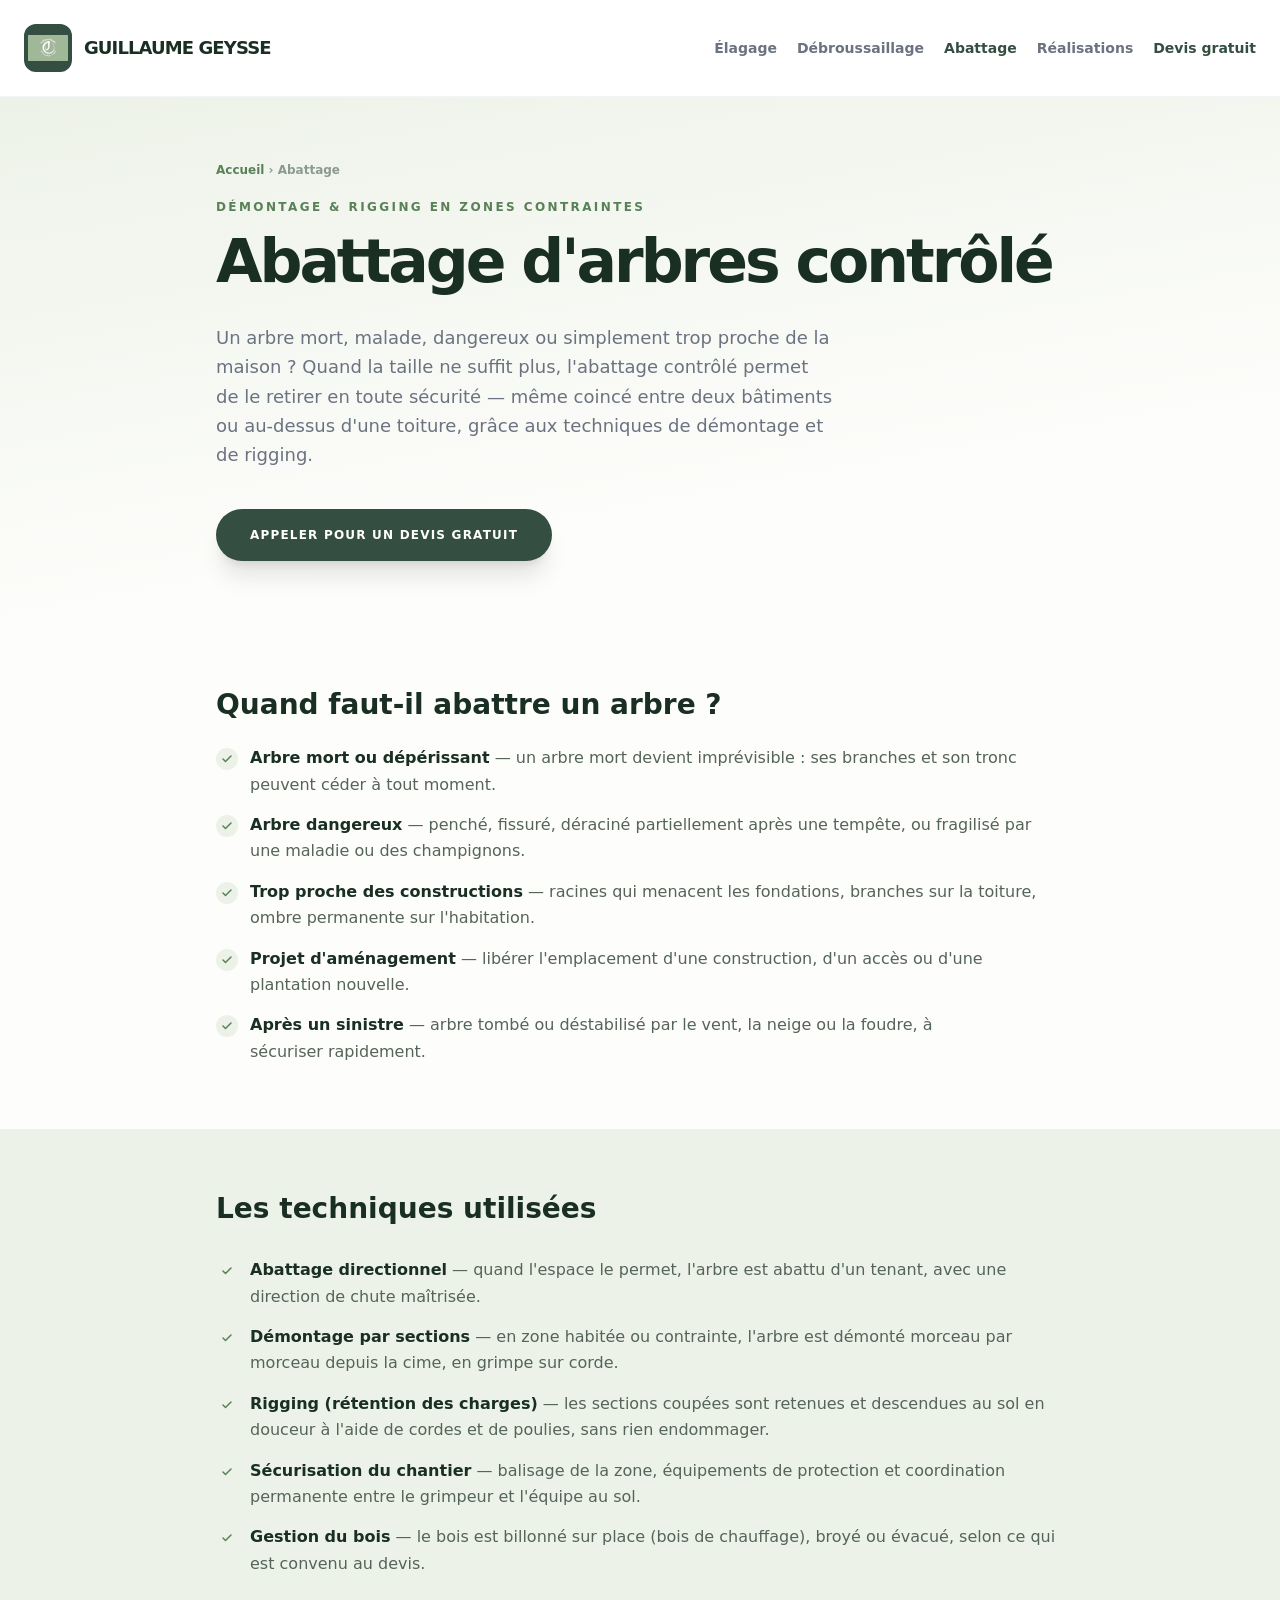
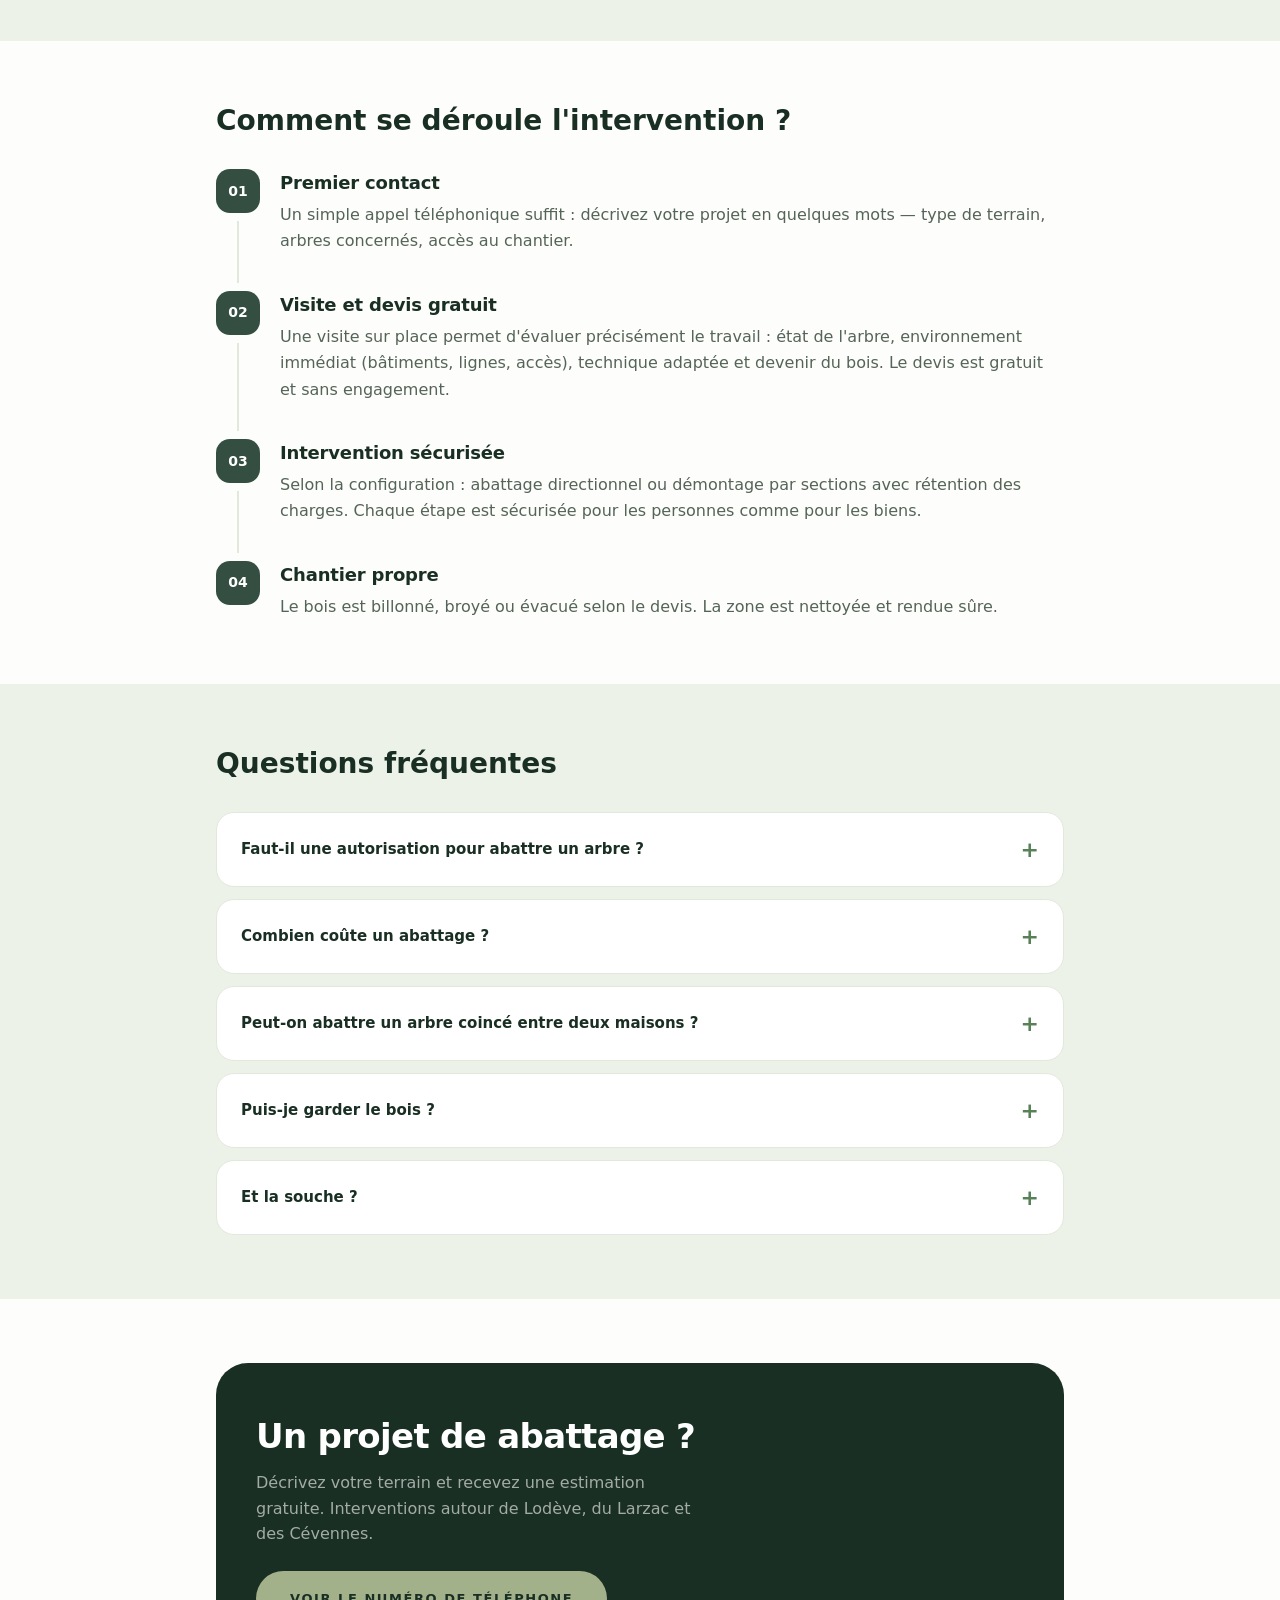
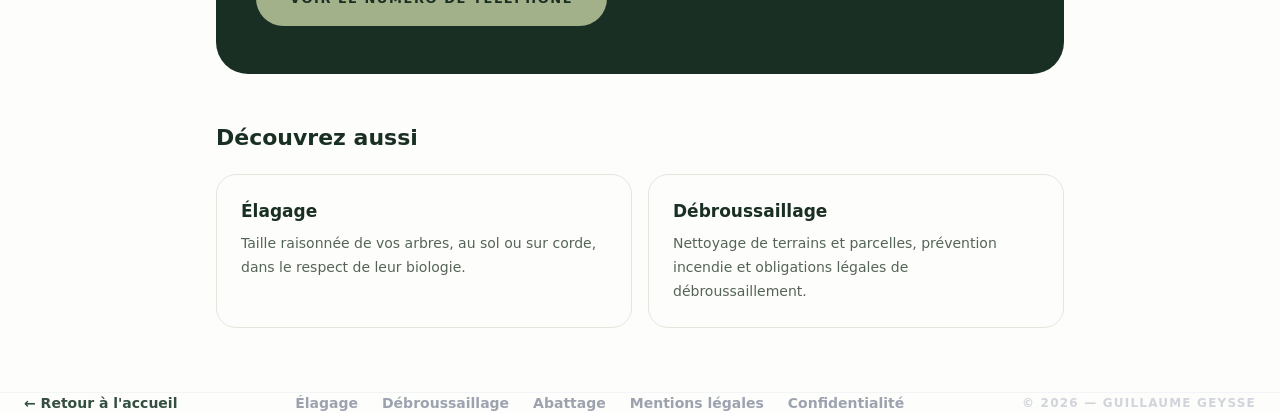
<file: abattage.html>
<!DOCTYPE html>
<html lang="fr" class="scroll-smooth">
<head>
    <meta charset="UTF-8">
    <meta name="viewport" content="width=device-width, initial-scale=1.0">
    <title>Abattage d'arbre contrôlé & démontage — Larzac, Cévennes | Guillaume Geysse</title>
    <meta name="description" content="Abattage contrôlé et démontage d'arbres dangereux, morts ou gênants, avec techniques de rigging, autour de Lodève, du Larzac et des Cévennes. Devis gratuit.">
    <link rel="canonical" href="https://geysse-elagage.fr/abattage.html">
    <link rel="stylesheet" href="assets/styles.css">
    <link rel="icon" href="/favicon.ico" sizes="any">
    <link rel="icon" type="image/png" sizes="32x32" href="/assets/favicon/favicon-32x32.png">
    <link rel="icon" type="image/png" sizes="16x16" href="/assets/favicon/favicon-16x16.png">
    <link rel="apple-touch-icon" sizes="180x180" href="/assets/favicon/apple-touch-icon.png">
    <link rel="manifest" href="/site.webmanifest">
    <meta name="theme-color" content="#344E41">
    <meta property="og:title" content="Abattage d'arbre contrôlé & démontage — Larzac, Cévennes | Guillaume Geysse">
    <meta property="og:description" content="Abattage contrôlé et démontage d'arbres dangereux, morts ou gênants, avec techniques de rigging, autour de Lodève, du Larzac et des Cévennes. Devis gratuit.">
    <meta property="og:type" content="website">
    <meta property="og:url" content="https://geysse-elagage.fr/abattage.html">
    <meta property="og:locale" content="fr_FR">
    <meta property="og:image" content="https://geysse-elagage.fr/assets/og-image.jpg">
    <meta property="og:image:width" content="1200">
    <meta property="og:image:height" content="630">
    <meta property="og:image:alt" content="Guillaume Geysse, élagueur-grimpeur sur le Larzac">
    <meta property="og:site_name" content="Guillaume Geysse — Élagage">
    <meta name="twitter:card" content="summary_large_image">
    <meta name="twitter:title" content="Abattage d'arbre contrôlé & démontage — Larzac, Cévennes | Guillaume Geysse">
    <meta name="twitter:description" content="Abattage contrôlé et démontage d'arbres dangereux, morts ou gênants, avec techniques de rigging, autour de Lodève, du Larzac et des Cévennes. Devis gratuit.">
    <meta name="twitter:image" content="https://geysse-elagage.fr/assets/og-image.jpg">
    <meta name="robots" content="index, follow, max-image-preview:large, max-snippet:-1">
    <meta name="author" content="Guillaume Geysse">
    <meta name="geo.region" content="FR-34">
    <meta name="geo.placename" content="La Vacquerie-et-Saint-Martin-de-Castries">
    <script type="application/ld+json">
    {
      "@context": "https://schema.org",
      "@type": "Service",
      "name": "Abattage",
      "serviceType": "Abattage et démontage d'arbres",
      "description": "Abattage contrôlé et démontage d'arbres dangereux, morts ou gênants, avec techniques de rigging, autour de Lodève, du Larzac et des Cévennes. Devis gratuit.",
      "provider": {
        "@type": "LocalBusiness",
        "name": "Guillaume Geysse",
        "url": "https://geysse-elagage.fr/",
        "telephone": "+33647597465",
        "sameAs": ["https://www.facebook.com/profile.php?id=61575190376907"],
        "address": {
          "@type": "PostalAddress",
          "addressLocality": "La Vacquerie-et-Saint-Martin-de-Castries",
          "postalCode": "34520",
          "addressCountry": "FR"
        }
      },
      "areaServed": ["Hérault", "Aveyron", "Gard", "Lozère"]
    }
    </script>
    <script type="application/ld+json">
    {
      "@context": "https://schema.org",
      "@type": "BreadcrumbList",
      "itemListElement": [
        {"@type": "ListItem", "position": 1, "name": "Accueil", "item": "https://geysse-elagage.fr/"},
        {"@type": "ListItem", "position": 2, "name": "Abattage", "item": "https://geysse-elagage.fr/abattage.html"}
      ]
    }
    </script>
    <style>
        :root {
            --gg-foret: #344E41; --gg-nuit: #1A2F23; --gg-mousse: #588157;
            --gg-sauge: #A3B18A; --gg-brume: #EDF2E8; --gg-lin: #E3E8DD;
        }
        body { font-family: Inter, ui-sans-serif, system-ui, -apple-system, BlinkMacSystemFont, "Segoe UI", sans-serif; -webkit-font-smoothing: antialiased; }
        h1, h2, h3 { text-wrap: balance; }
        p, li { text-wrap: pretty; }
        a:focus-visible, button:focus-visible { outline: 3px solid var(--gg-sauge); outline-offset: 2px; border-radius: 10px; }

        .gg-hero { background: linear-gradient(170deg, var(--gg-brume) 0%, #FDFDFB 70%); }
        .gg-breadcrumb { font-size: 12px; font-weight: 700; color: #8A9A8E; margin-bottom: 20px; }
        .gg-breadcrumb a { color: var(--gg-mousse); }
        .gg-breadcrumb a:hover { text-decoration: underline; }

        .gg-check { list-style: none; padding: 0; display: grid; gap: 14px; }
        .gg-check li { position: relative; padding-left: 34px; color: #556458; line-height: 1.65; }
        .gg-check li::before {
            content: ""; position: absolute; left: 0; top: 3px; width: 22px; height: 22px;
            border-radius: 50%; background: var(--gg-brume);
            background-image: url("data:image/svg+xml,%3Csvg xmlns='http://www.w3.org/2000/svg' viewBox='0 0 24 24' fill='none' stroke='%23588157' stroke-width='3' stroke-linecap='round' stroke-linejoin='round'%3E%3Cpath d='M20 6 9 17l-5-5'/%3E%3C/svg%3E");
            background-size: 12px; background-position: center; background-repeat: no-repeat;
        }
        .gg-check li strong { color: var(--gg-nuit); }

        .gg-steps { counter-reset: step; display: grid; gap: 0; }
        .gg-step { position: relative; padding: 0 0 36px 64px; counter-increment: step; }
        .gg-step:last-child { padding-bottom: 0; }
        .gg-step::before {
            content: counter(step, decimal-leading-zero); position: absolute; left: 0; top: 0;
            width: 44px; height: 44px; border-radius: 14px; background: var(--gg-foret); color: #fff;
            display: flex; align-items: center; justify-content: center; font-weight: 900; font-size: 14px;
        }
        .gg-step::after {
            content: ""; position: absolute; left: 21px; top: 52px; bottom: 8px; width: 2px; background: var(--gg-lin);
        }
        .gg-step:last-child::after { display: none; }
        .gg-step h3 { font-size: 18px; font-weight: 900; color: var(--gg-nuit); margin-bottom: 6px; letter-spacing: -0.01em; }
        .gg-step p { color: #556458; line-height: 1.65; }

        .gg-faq details { border: 1px solid var(--gg-lin); border-radius: 18px; background: #fff; overflow: hidden; }
        .gg-faq details + details { margin-top: 12px; }
        .gg-faq summary {
            cursor: pointer; list-style: none; display: flex; justify-content: space-between; align-items: center;
            gap: 16px; padding: 20px 24px; font-weight: 800; color: var(--gg-nuit); font-size: 15px;
        }
        .gg-faq summary::-webkit-details-marker { display: none; }
        .gg-faq summary::after { content: "+"; font-size: 22px; color: var(--gg-mousse); flex: none; transition: transform .2s; }
        .gg-faq details[open] summary::after { transform: rotate(45deg); }
        .gg-faq details p { padding: 0 24px 22px; color: #556458; line-height: 1.7; }

        .gg-cta {
            background: var(--gg-nuit); border-radius: 32px; padding: 48px 40px; color: #fff;
            display: flex; flex-wrap: wrap; align-items: center; justify-content: space-between; gap: 24px;
        }
        .gg-cta h2 { font-size: clamp(24px, 4vw, 34px); font-weight: 900; letter-spacing: -0.02em; }
        .gg-cta p { color: rgba(255,255,255,.6); margin-top: 8px; max-width: 460px; line-height: 1.6; }
        .gg-cta a {
            display: inline-block; background: var(--gg-sauge); color: var(--gg-nuit);
            padding: 18px 34px; border-radius: 999px; font-weight: 900; font-size: 13px;
            text-transform: uppercase; letter-spacing: .12em; transition: transform .2s, box-shadow .2s; flex: none;
        }
        .gg-cta a:hover { transform: translateY(-2px); box-shadow: 0 16px 34px rgba(0,0,0,.35); }

        .gg-related { display: grid; gap: 16px; }
        @media (min-width: 640px) { .gg-related { grid-template-columns: 1fr 1fr; } }
        .gg-related a {
            display: block; border: 1px solid var(--gg-lin); border-radius: 20px; padding: 24px;
            transition: border-color .2s, transform .2s;
        }
        .gg-related a:hover { border-color: var(--gg-sauge); transform: translateY(-2px); }
        .gg-related strong { display: block; font-size: 17px; font-weight: 900; color: var(--gg-nuit); margin-bottom: 6px; }
        .gg-related span { font-size: 14px; color: #556458; line-height: 1.5; }
    </style>
    <script type="application/ld+json">
    {
      "@context": "https://schema.org",
      "@type": "FAQPage",
      "mainEntity": [
        {
          "@type": "Question",
          "name": "Faut-il une autorisation pour abattre un arbre ?",
          "acceptedAnswer": {
            "@type": "Answer",
            "text": "Dans la plupart des cas non, mais certains arbres sont protégés : espaces boisés classés, sites protégés, règles locales d'urbanisme ou arbres remarquables. Un point rapide auprès de votre mairie permet de vérifier ; nous pouvons en parler lors de la visite de devis."
          }
        },
        {
          "@type": "Question",
          "name": "Combien coûte un abattage ?",
          "acceptedAnswer": {
            "@type": "Answer",
            "text": "Le prix dépend de la taille de l'arbre, de son état, de son environnement (bâtiments, lignes, accès) et de la technique nécessaire. Un démontage avec rigging demande plus de temps qu'un abattage simple. Le devis, gratuit, est établi après visite sur place."
          }
        },
        {
          "@type": "Question",
          "name": "Peut-on abattre un arbre coincé entre deux maisons ?",
          "acceptedAnswer": {
            "@type": "Answer",
            "text": "Oui, c'est précisément l'intérêt du démontage par sections avec rigging : l'arbre est découpé depuis la cime et chaque morceau est descendu au sol en douceur, sans toucher les constructions."
          }
        },
        {
          "@type": "Question",
          "name": "Puis-je garder le bois ?",
          "acceptedAnswer": {
            "@type": "Answer",
            "text": "Bien sûr. Le bois peut être billonné sur place en longueurs adaptées au bois de chauffage. Le broyage ou l'évacuation sont aussi possibles, selon votre préférence."
          }
        },
        {
          "@type": "Question",
          "name": "Et la souche ?",
          "acceptedAnswer": {
            "@type": "Answer",
            "text": "La souche est coupée au plus près du sol. Son devenir (conservation, traitement ou extraction par un prestataire équipé) est abordé lors du devis en fonction de votre projet."
          }
        }
      ]
    }
    </script>
</head>
<body class="bg-[#FDFDFB] text-[#1A2F23] selection:bg-[#A3B18A] selection:text-white">
    <header class="border-b border-gray-100 bg-white">
        <div class="container mx-auto px-6 py-6 flex flex-wrap items-center justify-between gap-4">
            <a href="index.html" class="flex items-center gap-3">
                <img src="assets/logo.png" alt="Logo Guillaume Geysse" class="w-12 h-12 rounded-xl bg-[#344E41] object-contain p-1">
                <span class="font-black text-lg tracking-tighter uppercase">Guillaume Geysse</span>
            </a>
            <nav class="flex flex-wrap gap-5 text-sm font-bold text-gray-500" aria-label="Navigation principale">
                <a href="elagage.html" class="hover:text-[#344E41]">Élagage</a>
                <a href="debroussaillage.html" class="hover:text-[#344E41]">Débroussaillage</a>
                <a href="abattage.html" class="hover:text-[#344E41] text-[#344E41] font-black">Abattage</a>
                <a href="index.html#realisations" class="hover:text-[#344E41]">Réalisations</a>
                <a href="index.html#contact" class="font-black text-[#344E41]">Devis gratuit</a>
            </nav>
        </div>
    </header>

    <main>
        <section class="gg-hero">
            <div class="container mx-auto px-6 py-16 max-w-4xl">
                <nav class="gg-breadcrumb" aria-label="Fil d'Ariane"><a href="index.html">Accueil</a> &rsaquo; Abattage</nav>
                <p class="text-xs font-black uppercase tracking-[0.2em] text-[#588157] mb-4" data-cms-text="page_abattage.eyebrow">Démontage & rigging en zones contraintes</p>
                <h1 class="text-4xl lg:text-6xl font-black tracking-tighter mb-8" data-cms-text="page_abattage.title">Abattage d'arbres contrôlé</h1>
                <p class="text-gray-500 leading-relaxed mb-10" style="font-size:18px; max-width:640px;" data-cms-text="page_abattage.intro">Un arbre mort, malade, dangereux ou simplement trop proche de la maison ? Quand la taille ne suffit plus, l'abattage contrôlé permet de le retirer en toute sécurité — même coincé entre deux bâtiments ou au-dessus d'une toiture, grâce aux techniques de démontage et de rigging.</p>
                <a href="index.html#contact" class="bg-[#344E41] text-white px-6 py-3 rounded-full text-xs font-black uppercase tracking-widest hover:scale-105 transition-transform shadow-xl" style="display:inline-block; padding:18px 34px;" data-cms-text="page_abattage.btn">Appeler pour un devis gratuit</a>
            </div>
        </section>

        <section class="container mx-auto px-6 py-16 max-w-4xl">
            <h2 class="text-2xl font-black mb-3 text-[#1A2F23]" style="font-size:28px; margin-bottom:24px;" data-cms-text="page_abattage.h2_1">Quand faut-il abattre un arbre ?</h2>
            <ul class="gg-check" data-cms-list="page_abattage.puces" data-cms-list-style="check">
                <li><strong>Arbre mort ou dépérissant</strong> — un arbre mort devient imprévisible : ses branches et son tronc peuvent céder à tout moment.</li>
                <li><strong>Arbre dangereux</strong> — penché, fissuré, déraciné partiellement après une tempête, ou fragilisé par une maladie ou des champignons.</li>
                <li><strong>Trop proche des constructions</strong> — racines qui menacent les fondations, branches sur la toiture, ombre permanente sur l'habitation.</li>
                <li><strong>Projet d'aménagement</strong> — libérer l'emplacement d'une construction, d'un accès ou d'une plantation nouvelle.</li>
                <li><strong>Après un sinistre</strong> — arbre tombé ou déstabilisé par le vent, la neige ou la foudre, à sécuriser rapidement.</li>
            </ul>
        </section>

        <section style="background: var(--gg-brume);">
            <div class="container mx-auto px-6 py-16 max-w-4xl">
                <h2 class="text-2xl font-black mb-3 text-[#1A2F23]" style="font-size:28px; margin-bottom:32px;" data-cms-text="page_abattage.h2_2">Les techniques utilisées</h2>
                <ul class="gg-check">
                <li><strong>Abattage directionnel</strong> — quand l'espace le permet, l'arbre est abattu d'un tenant, avec une direction de chute maîtrisée.</li>
                <li><strong>Démontage par sections</strong> — en zone habitée ou contrainte, l'arbre est démonté morceau par morceau depuis la cime, en grimpe sur corde.</li>
                <li><strong>Rigging (rétention des charges)</strong> — les sections coupées sont retenues et descendues au sol en douceur à l'aide de cordes et de poulies, sans rien endommager.</li>
                <li><strong>Sécurisation du chantier</strong> — balisage de la zone, équipements de protection et coordination permanente entre le grimpeur et l'équipe au sol.</li>
                <li><strong>Gestion du bois</strong> — le bois est billonné sur place (bois de chauffage), broyé ou évacué, selon ce qui est convenu au devis.</li>
                </ul>
            </div>
        </section>

        <section class="container mx-auto px-6 py-16 max-w-4xl">
            <h2 class="text-2xl font-black mb-3 text-[#1A2F23]" style="font-size:28px; margin-bottom:32px;" data-cms-text="page_abattage.h2_3">Comment se déroule l'intervention ?</h2>
            <div class="gg-steps">
                <div data-cms-list="page_abattage.etapes" data-cms-list-style="etape"><div class="gg-step">
                    <h3>Premier contact</h3>
                    <p>Un simple appel téléphonique suffit : décrivez votre projet en quelques mots — type de terrain, arbres concernés, accès au chantier.</p>
                </div>
                <div class="gg-step">
                    <h3>Visite et devis gratuit</h3>
                    <p>Une visite sur place permet d'évaluer précisément le travail : état de l'arbre, environnement immédiat (bâtiments, lignes, accès), technique adaptée et devenir du bois. Le devis est gratuit et sans engagement.</p>
                </div>
                <div class="gg-step">
                    <h3>Intervention sécurisée</h3>
                    <p>Selon la configuration : abattage directionnel ou démontage par sections avec rétention des charges. Chaque étape est sécurisée pour les personnes comme pour les biens.</p>
                </div>
                <div class="gg-step">
                    <h3>Chantier propre</h3>
                    <p>Le bois est billonné, broyé ou évacué selon le devis. La zone est nettoyée et rendue sûre.</p>
                </div></div>
            </div>
        </section>

        <section style="background: var(--gg-brume);">
            <div class="container mx-auto px-6 py-16 max-w-4xl">
                <h2 class="text-2xl font-black mb-3 text-[#1A2F23]" style="font-size:28px; margin-bottom:32px;" data-cms-text="page_abattage.h2_4">Questions fréquentes</h2>
                <div class="gg-faq">
                    <div data-cms-list="page_abattage.faq" data-cms-list-style="faq"><details>
                        <summary>Faut-il une autorisation pour abattre un arbre ?</summary>
                        <p>Dans la plupart des cas non, mais certains arbres sont protégés : espaces boisés classés, sites protégés, règles locales d'urbanisme ou arbres remarquables. Un point rapide auprès de votre mairie permet de vérifier ; nous pouvons en parler lors de la visite de devis.</p>
                    </details>
                    <details>
                        <summary>Combien coûte un abattage ?</summary>
                        <p>Le prix dépend de la taille de l'arbre, de son état, de son environnement (bâtiments, lignes, accès) et de la technique nécessaire. Un démontage avec rigging demande plus de temps qu'un abattage simple. Le devis, gratuit, est établi après visite sur place.</p>
                    </details>
                    <details>
                        <summary>Peut-on abattre un arbre coincé entre deux maisons ?</summary>
                        <p>Oui, c'est précisément l'intérêt du démontage par sections avec rigging : l'arbre est découpé depuis la cime et chaque morceau est descendu au sol en douceur, sans toucher les constructions.</p>
                    </details>
                    <details>
                        <summary>Puis-je garder le bois ?</summary>
                        <p>Bien sûr. Le bois peut être billonné sur place en longueurs adaptées au bois de chauffage. Le broyage ou l'évacuation sont aussi possibles, selon votre préférence.</p>
                    </details>
                    <details>
                        <summary>Et la souche ?</summary>
                        <p>La souche est coupée au plus près du sol. Son devenir (conservation, traitement ou extraction par un prestataire équipé) est abordé lors du devis en fonction de votre projet.</p>
                    </details></div>
                </div>
            </div>
        </section>

        <section class="container mx-auto px-6 py-16 max-w-4xl">
            <div class="gg-cta">
                <div>
                    <h2 data-cms-text="page_abattage.h2_5">Un projet de abattage ?</h2>
                    <p>Décrivez votre terrain et recevez une estimation gratuite. Interventions autour de Lodève, du Larzac et des Cévennes.</p>
                </div>
                <a href="index.html#contact">Voir le numéro de téléphone</a>
            </div>

            <h2 class="text-2xl font-black text-[#1A2F23]" style="font-size:22px; margin:48px 0 20px;" data-cms-text="page_abattage.h2_6">Découvrez aussi</h2>
            <div class="gg-related">
                <a href="elagage.html"><strong>Élagage</strong><span>Taille raisonnée de vos arbres, au sol ou sur corde, dans le respect de leur biologie.</span></a>
                <a href="debroussaillage.html"><strong>Débroussaillage</strong><span>Nettoyage de terrains et parcelles, prévention incendie et obligations légales de débroussaillement.</span></a>
            </div>
        </section>
    </main>

    <footer class="py-12 border-t border-gray-100 mt-10">
        <div class="container mx-auto px-6 flex flex-col md:flex-row justify-between items-center gap-6">
            <a href="index.html" class="text-sm font-bold text-[#344E41] hover:text-[#588157]">&larr; Retour à l'accueil</a>
            <div class="flex flex-wrap justify-center gap-6 text-sm font-bold text-gray-400">
                <a href="elagage.html" class="hover:text-[#344E41]">Élagage</a>
                <a href="debroussaillage.html" class="hover:text-[#344E41]">Débroussaillage</a>
                <a href="abattage.html" class="hover:text-[#344E41]">Abattage</a>
                <a href="mentions-legales.html" class="hover:text-[#344E41]">Mentions légales</a>
                <a href="politique-confidentialite.html" class="hover:text-[#344E41]">Confidentialité</a>
            </div>
            <p class="text-xs font-bold text-gray-300 uppercase tracking-widest">© 2026 — Guillaume Geysse</p>
        </div>
    </footer>
    <script defer src="cms-bridge.js"></script>
</body>
</html>
</file>
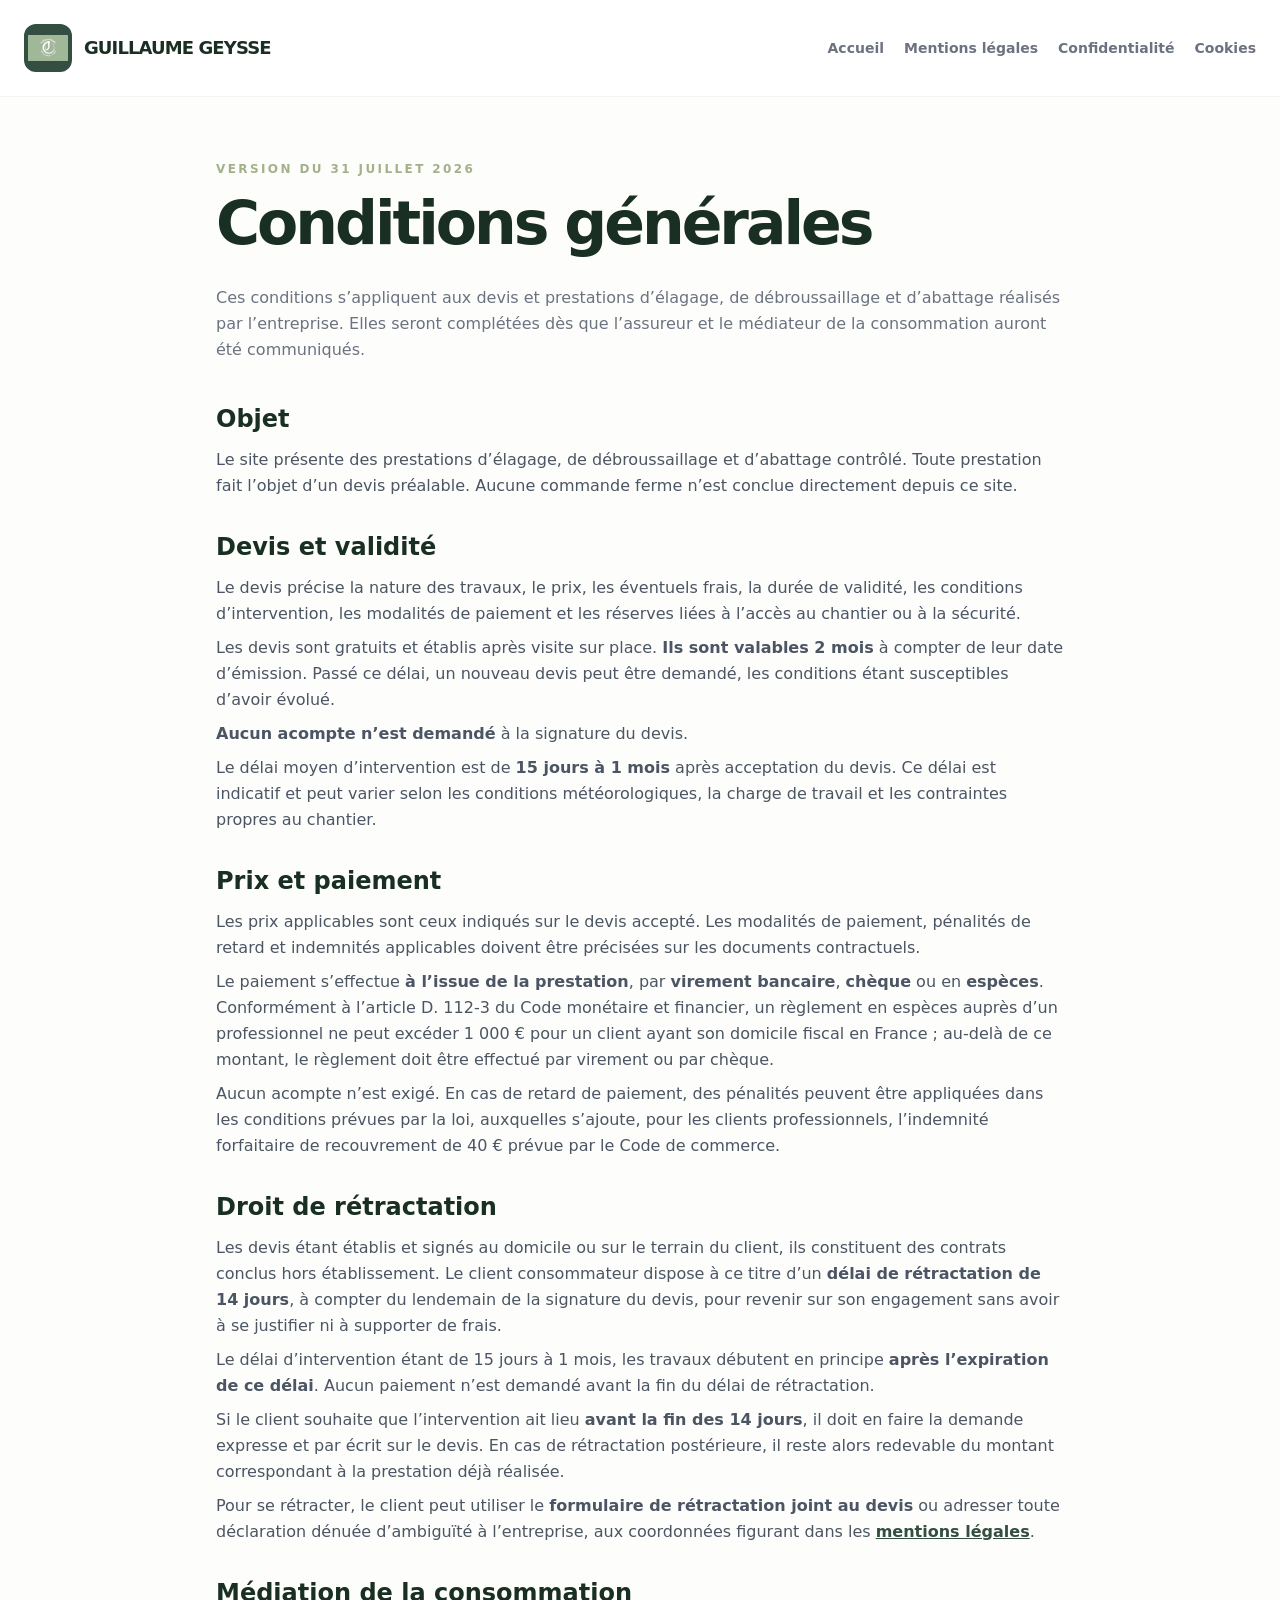
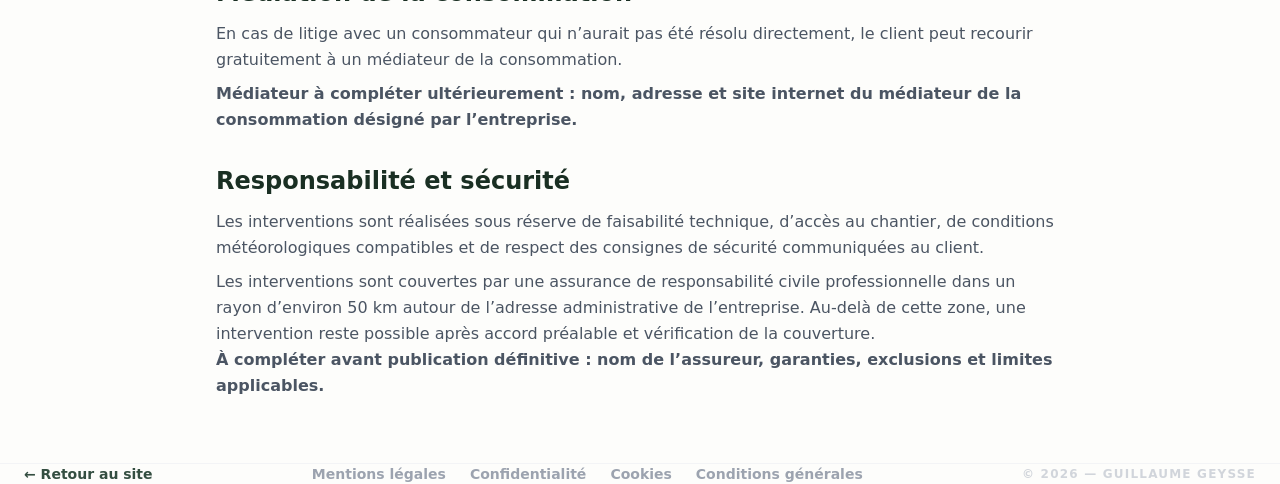
<file: conditions-generales.html>
<!DOCTYPE html>
<html lang="fr" class="scroll-smooth">
<head>
    <meta charset="UTF-8">
    <meta name="viewport" content="width=device-width, initial-scale=1.0">
    <title>Conditions générales - Guillaume Geysse</title>
    <meta name="description" content="Conditions générales applicables aux demandes de devis et prestations Guillaume Geysse.">
    <link rel="canonical" href="https://geysse-elagage.fr/conditions-generales.html">
    <link rel="stylesheet" href="assets/styles.css">
    <link rel="icon" href="/favicon.ico" sizes="any">
    <link rel="icon" type="image/png" sizes="32x32" href="/assets/favicon/favicon-32x32.png">
    <link rel="icon" type="image/png" sizes="16x16" href="/assets/favicon/favicon-16x16.png">
    <link rel="apple-touch-icon" sizes="180x180" href="/assets/favicon/apple-touch-icon.png">
    <link rel="manifest" href="/site.webmanifest">
    <meta name="theme-color" content="#344E41">
    <style>body { font-family: Inter, ui-sans-serif, system-ui, -apple-system, BlinkMacSystemFont, "Segoe UI", sans-serif; }</style>
    <meta property="og:title" content="Conditions générales - Guillaume Geysse">
    <meta property="og:description" content="Conditions générales applicables aux demandes de devis et prestations Guillaume Geysse.">
    <meta property="og:type" content="website">
    <meta property="og:url" content="https://geysse-elagage.fr/conditions-generales.html">
    <meta property="og:locale" content="fr_FR">
    <meta name="robots" content="noindex, follow">
</head>
<body class="bg-[#FDFDFB] text-[#1A2F23]">
    <header class="border-b border-gray-100 bg-white">
        <div class="container mx-auto px-6 py-6 flex flex-wrap items-center justify-between gap-4">
            <a href="index.html" class="flex items-center gap-3">
                <img src="assets/logo.png" alt="Logo Guillaume Geysse" class="w-12 h-12 rounded-xl bg-[#344E41] object-contain p-1">
                <span class="font-black text-lg tracking-tighter uppercase">Guillaume Geysse</span>
            </a>
            <nav class="flex flex-wrap gap-5 text-sm font-bold text-gray-500">
                <a href="index.html" class="hover:text-[#344E41]">Accueil</a>
                <a href="mentions-legales.html" class="hover:text-[#344E41]">Mentions légales</a>
                <a href="politique-confidentialite.html" class="hover:text-[#344E41]">Confidentialité</a>
                <a href="cookies.html" class="hover:text-[#344E41]">Cookies</a>
            </nav>
        </div>
    </header>

    <main class="container mx-auto px-6 py-16 max-w-4xl">
        <p class="text-xs font-black uppercase tracking-[0.2em] text-[#A3B18A] mb-4">Version du 31 juillet 2026</p>
        <h1 class="text-4xl lg:text-6xl font-black tracking-tighter mb-8">Conditions générales</h1>
        <p class="text-gray-500 leading-relaxed mb-10">Ces conditions s’appliquent aux devis et prestations d’élagage, de débroussaillage et d’abattage réalisés par l’entreprise. Elles seront complétées dès que l’assureur et le médiateur de la consommation auront été communiqués.</p>

        <section class="space-y-8 text-gray-600 leading-relaxed">
            <div>
                <h2 class="text-2xl font-black mb-3 text-[#1A2F23]">Objet</h2>
                <p>Le site présente des prestations d’élagage, de débroussaillage et d’abattage contrôlé. Toute prestation fait l’objet d’un devis préalable. Aucune commande ferme n’est conclue directement depuis ce site.</p>
            </div>
            <div>
                <h2 class="text-2xl font-black mb-3 text-[#1A2F23]">Devis et validité</h2>
                <p>Le devis précise la nature des travaux, le prix, les éventuels frais, la durée de validité, les conditions d’intervention, les modalités de paiement et les réserves liées à l’accès au chantier ou à la sécurité.</p>
                <p class="mt-2">Les devis sont gratuits et établis après visite sur place. <strong>Ils sont valables 2 mois</strong> à compter de leur date d’émission. Passé ce délai, un nouveau devis peut être demandé, les conditions étant susceptibles d’avoir évolué.</p>
                <p class="mt-2"><strong>Aucun acompte n’est demandé</strong> à la signature du devis.</p>
                <p class="mt-2">Le délai moyen d’intervention est de <strong>15 jours à 1 mois</strong> après acceptation du devis. Ce délai est indicatif et peut varier selon les conditions météorologiques, la charge de travail et les contraintes propres au chantier.</p>
            </div>
            <div>
                <h2 class="text-2xl font-black mb-3 text-[#1A2F23]">Prix et paiement</h2>
                <p>Les prix applicables sont ceux indiqués sur le devis accepté. Les modalités de paiement, pénalités de retard et indemnités applicables doivent être précisées sur les documents contractuels.</p>
                <p class="mt-2">Le paiement s’effectue <strong>à l’issue de la prestation</strong>, par <strong>virement bancaire</strong>, <strong>chèque</strong> ou en <strong>espèces</strong>. Conformément à l’article D. 112-3 du Code monétaire et financier, un règlement en espèces auprès d’un professionnel ne peut excéder 1 000 € pour un client ayant son domicile fiscal en France ; au-delà de ce montant, le règlement doit être effectué par virement ou par chèque.</p>
                <p class="mt-2">Aucun acompte n’est exigé. En cas de retard de paiement, des pénalités peuvent être appliquées dans les conditions prévues par la loi, auxquelles s’ajoute, pour les clients professionnels, l’indemnité forfaitaire de recouvrement de 40 € prévue par le Code de commerce.</p>
            </div>
            <div>
                <h2 class="text-2xl font-black mb-3 text-[#1A2F23]">Droit de rétractation</h2>
                <p>Les devis étant établis et signés au domicile ou sur le terrain du client, ils constituent des contrats conclus hors établissement. Le client consommateur dispose à ce titre d’un <strong>délai de rétractation de 14 jours</strong>, à compter du lendemain de la signature du devis, pour revenir sur son engagement sans avoir à se justifier ni à supporter de frais.</p>
                <p class="mt-2">Le délai d’intervention étant de 15 jours à 1 mois, les travaux débutent en principe <strong>après l’expiration de ce délai</strong>. Aucun paiement n’est demandé avant la fin du délai de rétractation.</p>
                <p class="mt-2">Si le client souhaite que l’intervention ait lieu <strong>avant la fin des 14 jours</strong>, il doit en faire la demande expresse et par écrit sur le devis. En cas de rétractation postérieure, il reste alors redevable du montant correspondant à la prestation déjà réalisée.</p>
                <p class="mt-2">Pour se rétracter, le client peut utiliser le <strong>formulaire de rétractation joint au devis</strong> ou adresser toute déclaration dénuée d’ambiguïté à l’entreprise, aux coordonnées figurant dans les <a href="mentions-legales.html" class="underline font-bold text-[#344E41]">mentions légales</a>.</p>
            </div>
            <div>
                <h2 class="text-2xl font-black mb-3 text-[#1A2F23]">Médiation de la consommation</h2>
                <p>En cas de litige avec un consommateur qui n’aurait pas été résolu directement, le client peut recourir gratuitement à un médiateur de la consommation.</p>
                <p class="mt-2"><strong>Médiateur à compléter ultérieurement : nom, adresse et site internet du médiateur de la consommation désigné par l’entreprise.</strong></p>
            </div>
            <div>
                <h2 class="text-2xl font-black mb-3 text-[#1A2F23]">Responsabilité et sécurité</h2>
                <p>Les interventions sont réalisées sous réserve de faisabilité technique, d’accès au chantier, de conditions météorologiques compatibles et de respect des consignes de sécurité communiquées au client.</p>
                <p class="mt-2">Les interventions sont couvertes par une assurance de responsabilité civile professionnelle dans un rayon d’environ 50 km autour de l’adresse administrative de l’entreprise. Au-delà de cette zone, une intervention reste possible après accord préalable et vérification de la couverture.<br><strong>À compléter avant publication définitive : nom de l’assureur, garanties, exclusions et limites applicables.</strong></p>
            </div>
        </section>
    </main>

    <footer class="py-12 border-t border-gray-100 mt-10">
        <div class="container mx-auto px-6 flex flex-col md:flex-row justify-between items-center gap-6">
            <a href="index.html" class="text-sm font-bold text-[#344E41] hover:text-[#588157]">&larr; Retour au site</a>
            <div class="flex flex-wrap justify-center gap-6 text-sm font-bold text-gray-400">
                <a href="mentions-legales.html" class="hover:text-[#344E41]">Mentions légales</a>
                <a href="politique-confidentialite.html" class="hover:text-[#344E41]">Confidentialité</a>
                <a href="cookies.html" class="hover:text-[#344E41]">Cookies</a>
                <a href="conditions-generales.html" class="hover:text-[#344E41]">Conditions générales</a>
            </div>
            <p class="text-xs font-bold text-gray-300 uppercase tracking-widest">© 2026 — Guillaume Geysse</p>
        </div>
    </footer>
    <script defer src="cms-bridge.js"></script>
</body>
</html>
</file>
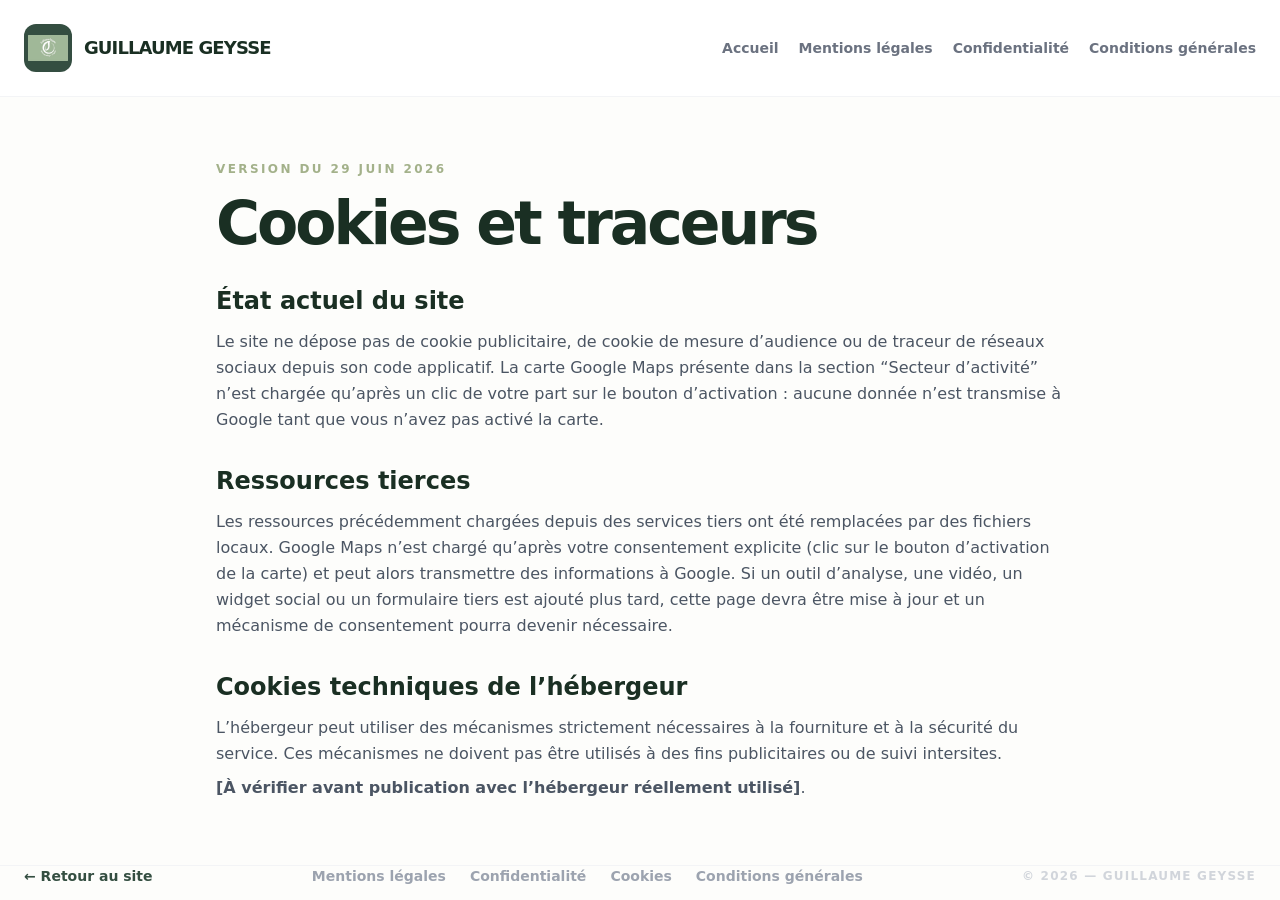
<file: cookies.html>
<!DOCTYPE html>
<html lang="fr" class="scroll-smooth">
<head>
    <meta charset="UTF-8">
    <meta name="viewport" content="width=device-width, initial-scale=1.0">
    <title>Cookies - Guillaume Geysse</title>
    <meta name="description" content="Information sur les cookies et traceurs du site Guillaume Geysse.">
    <link rel="canonical" href="https://geysse-elagage.fr/cookies.html">
    <link rel="stylesheet" href="assets/styles.css">
    <link rel="icon" href="/favicon.ico" sizes="any">
    <link rel="icon" type="image/png" sizes="32x32" href="/assets/favicon/favicon-32x32.png">
    <link rel="icon" type="image/png" sizes="16x16" href="/assets/favicon/favicon-16x16.png">
    <link rel="apple-touch-icon" sizes="180x180" href="/assets/favicon/apple-touch-icon.png">
    <link rel="manifest" href="/site.webmanifest">
    <meta name="theme-color" content="#344E41">
    <style>body { font-family: Inter, ui-sans-serif, system-ui, -apple-system, BlinkMacSystemFont, "Segoe UI", sans-serif; }</style>
    <meta property="og:title" content="Cookies - Guillaume Geysse">
    <meta property="og:description" content="Information sur les cookies et traceurs du site Guillaume Geysse.">
    <meta property="og:type" content="website">
    <meta property="og:url" content="https://geysse-elagage.fr/cookies.html">
    <meta property="og:locale" content="fr_FR">
    <meta name="robots" content="noindex, follow">
</head>
<body class="bg-[#FDFDFB] text-[#1A2F23]">
    <header class="border-b border-gray-100 bg-white">
        <div class="container mx-auto px-6 py-6 flex flex-wrap items-center justify-between gap-4">
            <a href="index.html" class="flex items-center gap-3">
                <img src="assets/logo.png" alt="Logo Guillaume Geysse" class="w-12 h-12 rounded-xl bg-[#344E41] object-contain p-1">
                <span class="font-black text-lg tracking-tighter uppercase">Guillaume Geysse</span>
            </a>
            <nav class="flex flex-wrap gap-5 text-sm font-bold text-gray-500">
                <a href="index.html" class="hover:text-[#344E41]">Accueil</a>
                <a href="mentions-legales.html" class="hover:text-[#344E41]">Mentions légales</a>
                <a href="politique-confidentialite.html" class="hover:text-[#344E41]">Confidentialité</a>
                <a href="conditions-generales.html" class="hover:text-[#344E41]">Conditions générales</a>
            </nav>
        </div>
    </header>

    <main class="container mx-auto px-6 py-16 max-w-4xl">
        <p class="text-xs font-black uppercase tracking-[0.2em] text-[#A3B18A] mb-4">Version du 29 juin 2026</p>
        <h1 class="text-4xl lg:text-6xl font-black tracking-tighter mb-8">Cookies et traceurs</h1>
        <section class="space-y-8 text-gray-600 leading-relaxed">
            <div>
                <h2 class="text-2xl font-black mb-3 text-[#1A2F23]">État actuel du site</h2>
                <p>Le site ne dépose pas de cookie publicitaire, de cookie de mesure d’audience ou de traceur de réseaux sociaux depuis son code applicatif. La carte Google Maps présente dans la section “Secteur d’activité” n’est chargée qu’après un clic de votre part sur le bouton d’activation : aucune donnée n’est transmise à Google tant que vous n’avez pas activé la carte.</p>
            </div>
            <div>
                <h2 class="text-2xl font-black mb-3 text-[#1A2F23]">Ressources tierces</h2>
                <p>Les ressources précédemment chargées depuis des services tiers ont été remplacées par des fichiers locaux. Google Maps n’est chargé qu’après votre consentement explicite (clic sur le bouton d’activation de la carte) et peut alors transmettre des informations à Google. Si un outil d’analyse, une vidéo, un widget social ou un formulaire tiers est ajouté plus tard, cette page devra être mise à jour et un mécanisme de consentement pourra devenir nécessaire.</p>
            </div>
            <div>
                <h2 class="text-2xl font-black mb-3 text-[#1A2F23]">Cookies techniques de l’hébergeur</h2>
                <p>L’hébergeur peut utiliser des mécanismes strictement nécessaires à la fourniture et à la sécurité du service. Ces mécanismes ne doivent pas être utilisés à des fins publicitaires ou de suivi intersites.</p>
                <p class="mt-2"><strong>[À vérifier avant publication avec l’hébergeur réellement utilisé]</strong>.</p>
            </div>
        </section>
    </main>

    <footer class="py-12 border-t border-gray-100 mt-10">
        <div class="container mx-auto px-6 flex flex-col md:flex-row justify-between items-center gap-6">
            <a href="index.html" class="text-sm font-bold text-[#344E41] hover:text-[#588157]">&larr; Retour au site</a>
            <div class="flex flex-wrap justify-center gap-6 text-sm font-bold text-gray-400">
                <a href="mentions-legales.html" class="hover:text-[#344E41]">Mentions légales</a>
                <a href="politique-confidentialite.html" class="hover:text-[#344E41]">Confidentialité</a>
                <a href="cookies.html" class="hover:text-[#344E41]">Cookies</a>
                <a href="conditions-generales.html" class="hover:text-[#344E41]">Conditions générales</a>
            </div>
            <p class="text-xs font-bold text-gray-300 uppercase tracking-widest">© 2026 — Guillaume Geysse</p>
        </div>
    </footer>
    <script defer src="cms-bridge.js"></script>
</body>
</html>
</file>
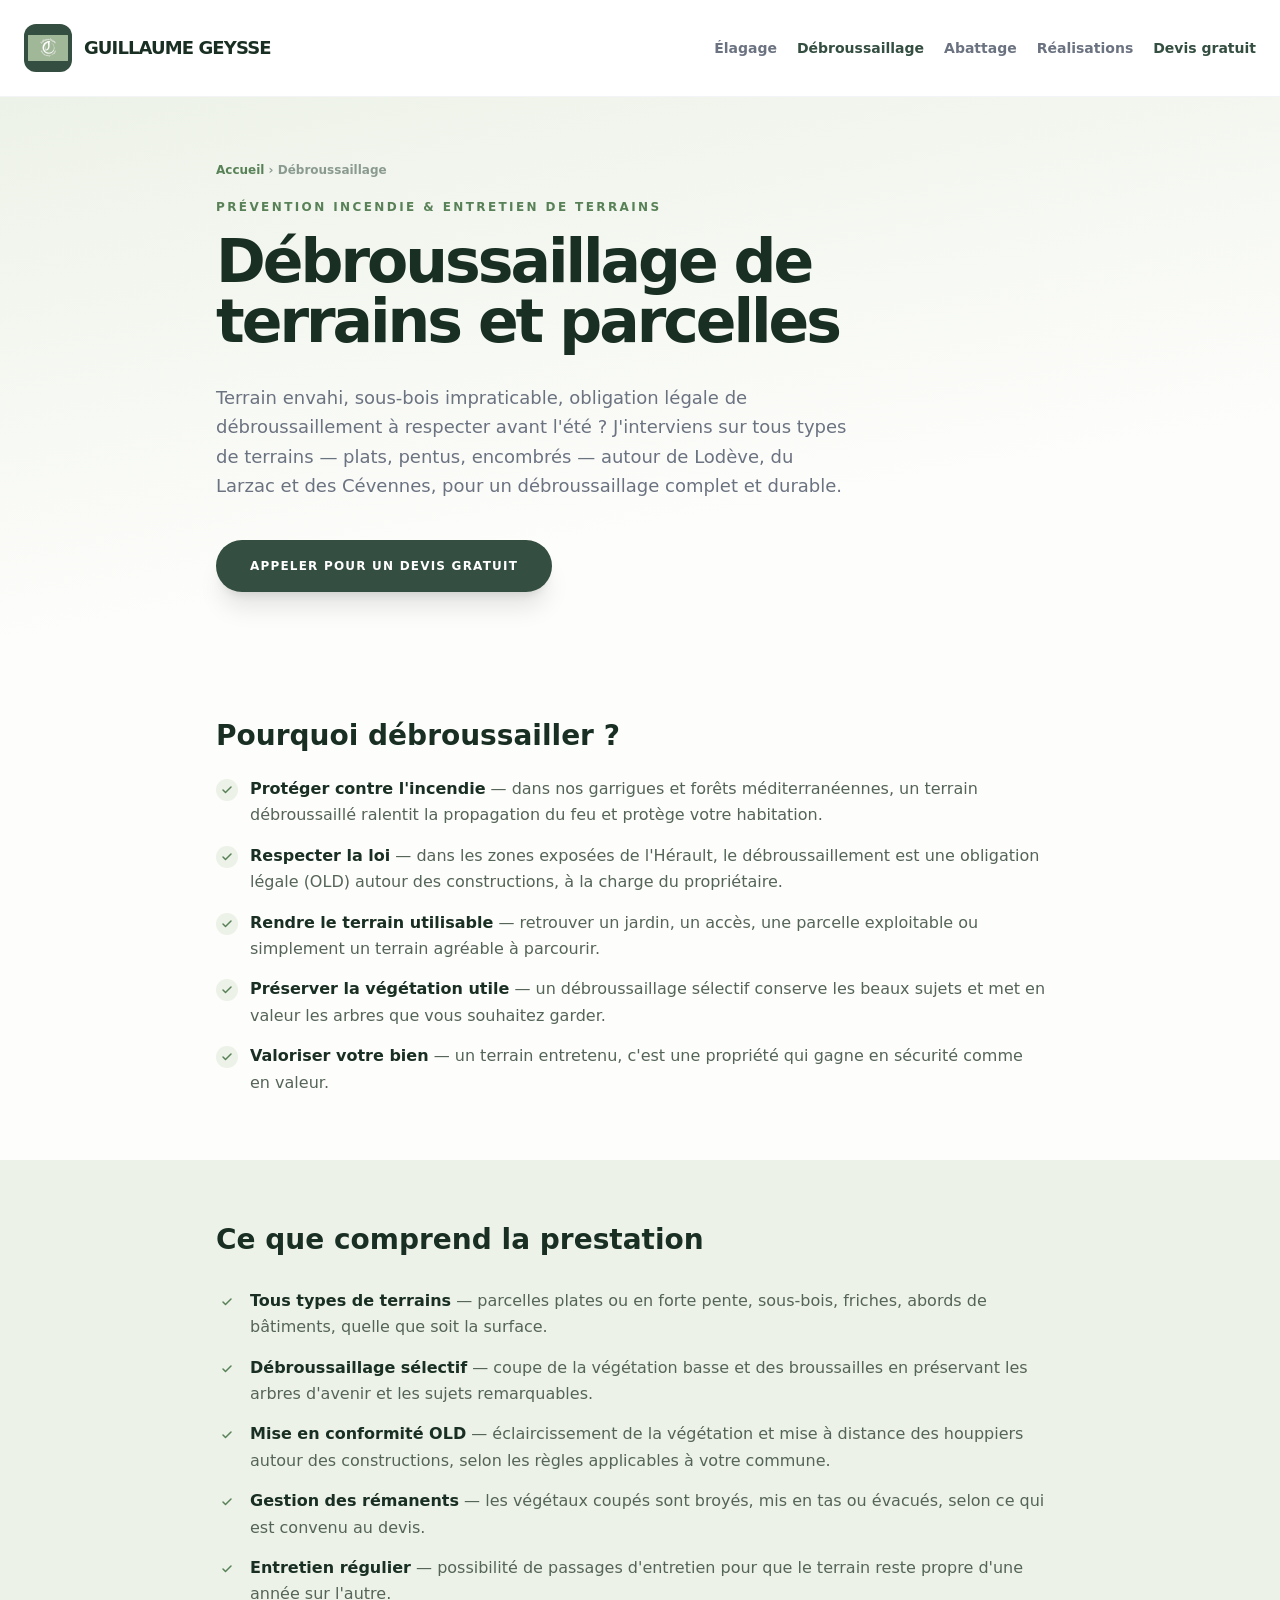
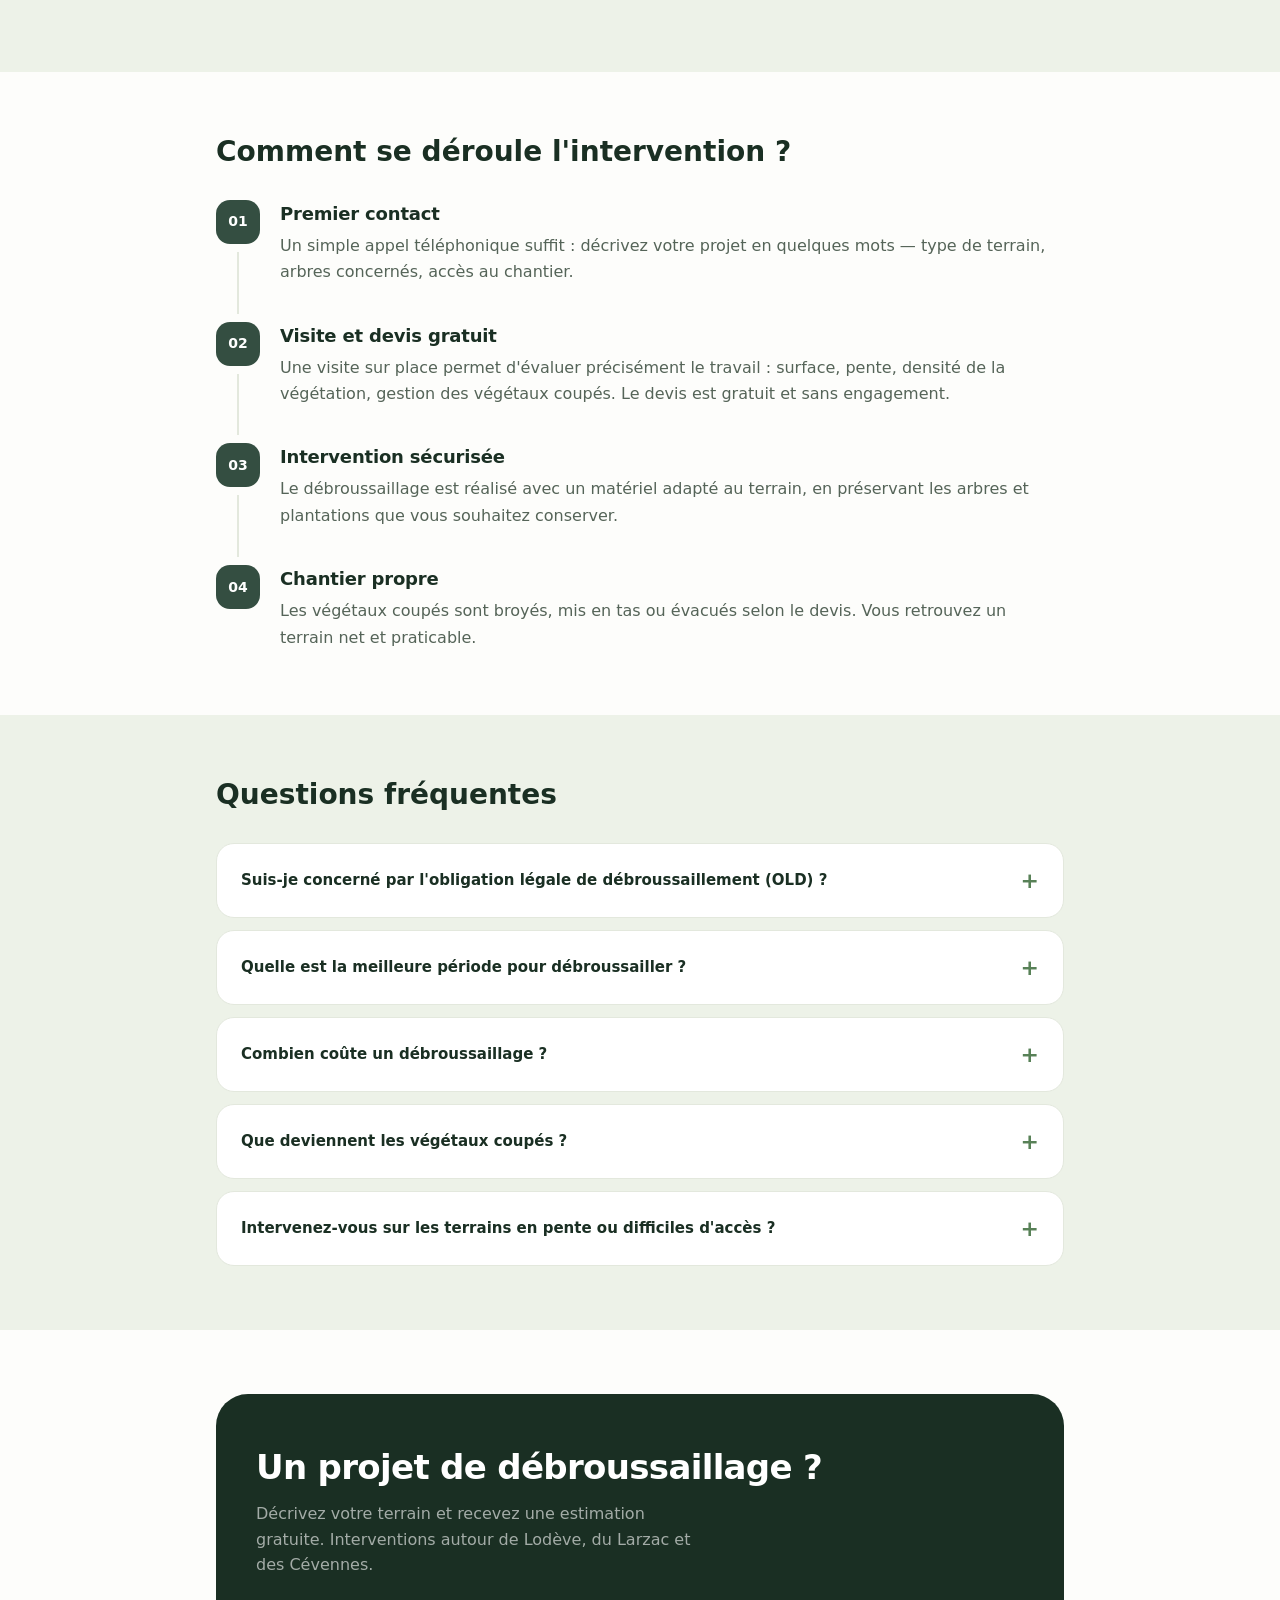
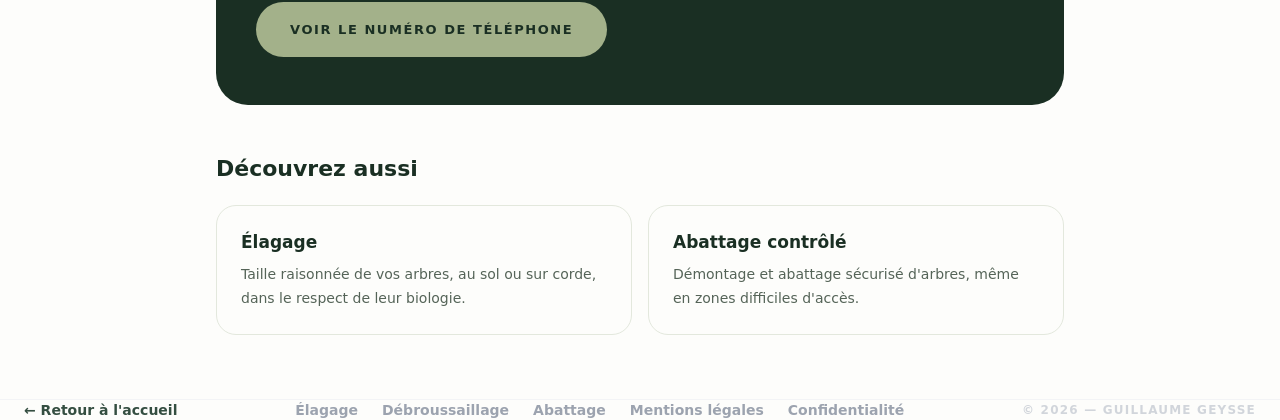
<file: debroussaillage.html>
<!DOCTYPE html>
<html lang="fr" class="scroll-smooth">
<head>
    <meta charset="UTF-8">
    <meta name="viewport" content="width=device-width, initial-scale=1.0">
    <title>Débroussaillage de terrain & obligation légale (OLD) — Hérault | Guillaume Geysse</title>
    <meta name="description" content="Débroussaillage de terrains, parcelles et sous-bois dans l'Hérault : prévention incendie, obligations légales de débroussaillement (OLD), terrains en pente. Devis gratuit.">
    <link rel="canonical" href="https://geysse-elagage.fr/debroussaillage.html">
    <link rel="stylesheet" href="assets/styles.css">
    <link rel="icon" href="/favicon.ico" sizes="any">
    <link rel="icon" type="image/png" sizes="32x32" href="/assets/favicon/favicon-32x32.png">
    <link rel="icon" type="image/png" sizes="16x16" href="/assets/favicon/favicon-16x16.png">
    <link rel="apple-touch-icon" sizes="180x180" href="/assets/favicon/apple-touch-icon.png">
    <link rel="manifest" href="/site.webmanifest">
    <meta name="theme-color" content="#344E41">
    <meta property="og:title" content="Débroussaillage de terrain & obligation légale (OLD) — Hérault | Guillaume Geysse">
    <meta property="og:description" content="Débroussaillage de terrains, parcelles et sous-bois dans l'Hérault : prévention incendie, obligations légales de débroussaillement (OLD), terrains en pente. Devis gratuit.">
    <meta property="og:type" content="website">
    <meta property="og:url" content="https://geysse-elagage.fr/debroussaillage.html">
    <meta property="og:locale" content="fr_FR">
    <meta property="og:image" content="https://geysse-elagage.fr/assets/og-image.jpg">
    <meta property="og:image:width" content="1200">
    <meta property="og:image:height" content="630">
    <meta property="og:image:alt" content="Guillaume Geysse, élagueur-grimpeur sur le Larzac">
    <meta property="og:site_name" content="Guillaume Geysse — Élagage">
    <meta name="twitter:card" content="summary_large_image">
    <meta name="twitter:title" content="Débroussaillage de terrain & obligation légale (OLD) — Hérault | Guillaume Geysse">
    <meta name="twitter:description" content="Débroussaillage de terrains, parcelles et sous-bois dans l'Hérault : prévention incendie, obligations légales de débroussaillement (OLD), terrains en pente. Devis gratuit.">
    <meta name="twitter:image" content="https://geysse-elagage.fr/assets/og-image.jpg">
    <meta name="robots" content="index, follow, max-image-preview:large, max-snippet:-1">
    <meta name="author" content="Guillaume Geysse">
    <meta name="geo.region" content="FR-34">
    <meta name="geo.placename" content="La Vacquerie-et-Saint-Martin-de-Castries">
    <script type="application/ld+json">
    {
      "@context": "https://schema.org",
      "@type": "Service",
      "name": "Débroussaillage",
      "serviceType": "Débroussaillage de terrains",
      "description": "Débroussaillage de terrains, parcelles et sous-bois dans l'Hérault : prévention incendie, obligations légales de débroussaillement (OLD), terrains en pente. Devis gratuit.",
      "provider": {
        "@type": "LocalBusiness",
        "name": "Guillaume Geysse",
        "url": "https://geysse-elagage.fr/",
        "telephone": "+33647597465",
        "sameAs": ["https://www.facebook.com/profile.php?id=61575190376907"],
        "address": {
          "@type": "PostalAddress",
          "addressLocality": "La Vacquerie-et-Saint-Martin-de-Castries",
          "postalCode": "34520",
          "addressCountry": "FR"
        }
      },
      "areaServed": ["Hérault", "Aveyron", "Gard", "Lozère"]
    }
    </script>
    <script type="application/ld+json">
    {
      "@context": "https://schema.org",
      "@type": "BreadcrumbList",
      "itemListElement": [
        {"@type": "ListItem", "position": 1, "name": "Accueil", "item": "https://geysse-elagage.fr/"},
        {"@type": "ListItem", "position": 2, "name": "Débroussaillage", "item": "https://geysse-elagage.fr/debroussaillage.html"}
      ]
    }
    </script>
    <style>
        :root {
            --gg-foret: #344E41; --gg-nuit: #1A2F23; --gg-mousse: #588157;
            --gg-sauge: #A3B18A; --gg-brume: #EDF2E8; --gg-lin: #E3E8DD;
        }
        body { font-family: Inter, ui-sans-serif, system-ui, -apple-system, BlinkMacSystemFont, "Segoe UI", sans-serif; -webkit-font-smoothing: antialiased; }
        h1, h2, h3 { text-wrap: balance; }
        p, li { text-wrap: pretty; }
        a:focus-visible, button:focus-visible { outline: 3px solid var(--gg-sauge); outline-offset: 2px; border-radius: 10px; }

        .gg-hero { background: linear-gradient(170deg, var(--gg-brume) 0%, #FDFDFB 70%); }
        .gg-breadcrumb { font-size: 12px; font-weight: 700; color: #8A9A8E; margin-bottom: 20px; }
        .gg-breadcrumb a { color: var(--gg-mousse); }
        .gg-breadcrumb a:hover { text-decoration: underline; }

        .gg-check { list-style: none; padding: 0; display: grid; gap: 14px; }
        .gg-check li { position: relative; padding-left: 34px; color: #556458; line-height: 1.65; }
        .gg-check li::before {
            content: ""; position: absolute; left: 0; top: 3px; width: 22px; height: 22px;
            border-radius: 50%; background: var(--gg-brume);
            background-image: url("data:image/svg+xml,%3Csvg xmlns='http://www.w3.org/2000/svg' viewBox='0 0 24 24' fill='none' stroke='%23588157' stroke-width='3' stroke-linecap='round' stroke-linejoin='round'%3E%3Cpath d='M20 6 9 17l-5-5'/%3E%3C/svg%3E");
            background-size: 12px; background-position: center; background-repeat: no-repeat;
        }
        .gg-check li strong { color: var(--gg-nuit); }

        .gg-steps { counter-reset: step; display: grid; gap: 0; }
        .gg-step { position: relative; padding: 0 0 36px 64px; counter-increment: step; }
        .gg-step:last-child { padding-bottom: 0; }
        .gg-step::before {
            content: counter(step, decimal-leading-zero); position: absolute; left: 0; top: 0;
            width: 44px; height: 44px; border-radius: 14px; background: var(--gg-foret); color: #fff;
            display: flex; align-items: center; justify-content: center; font-weight: 900; font-size: 14px;
        }
        .gg-step::after {
            content: ""; position: absolute; left: 21px; top: 52px; bottom: 8px; width: 2px; background: var(--gg-lin);
        }
        .gg-step:last-child::after { display: none; }
        .gg-step h3 { font-size: 18px; font-weight: 900; color: var(--gg-nuit); margin-bottom: 6px; letter-spacing: -0.01em; }
        .gg-step p { color: #556458; line-height: 1.65; }

        .gg-faq details { border: 1px solid var(--gg-lin); border-radius: 18px; background: #fff; overflow: hidden; }
        .gg-faq details + details { margin-top: 12px; }
        .gg-faq summary {
            cursor: pointer; list-style: none; display: flex; justify-content: space-between; align-items: center;
            gap: 16px; padding: 20px 24px; font-weight: 800; color: var(--gg-nuit); font-size: 15px;
        }
        .gg-faq summary::-webkit-details-marker { display: none; }
        .gg-faq summary::after { content: "+"; font-size: 22px; color: var(--gg-mousse); flex: none; transition: transform .2s; }
        .gg-faq details[open] summary::after { transform: rotate(45deg); }
        .gg-faq details p { padding: 0 24px 22px; color: #556458; line-height: 1.7; }

        .gg-cta {
            background: var(--gg-nuit); border-radius: 32px; padding: 48px 40px; color: #fff;
            display: flex; flex-wrap: wrap; align-items: center; justify-content: space-between; gap: 24px;
        }
        .gg-cta h2 { font-size: clamp(24px, 4vw, 34px); font-weight: 900; letter-spacing: -0.02em; }
        .gg-cta p { color: rgba(255,255,255,.6); margin-top: 8px; max-width: 460px; line-height: 1.6; }
        .gg-cta a {
            display: inline-block; background: var(--gg-sauge); color: var(--gg-nuit);
            padding: 18px 34px; border-radius: 999px; font-weight: 900; font-size: 13px;
            text-transform: uppercase; letter-spacing: .12em; transition: transform .2s, box-shadow .2s; flex: none;
        }
        .gg-cta a:hover { transform: translateY(-2px); box-shadow: 0 16px 34px rgba(0,0,0,.35); }

        .gg-related { display: grid; gap: 16px; }
        @media (min-width: 640px) { .gg-related { grid-template-columns: 1fr 1fr; } }
        .gg-related a {
            display: block; border: 1px solid var(--gg-lin); border-radius: 20px; padding: 24px;
            transition: border-color .2s, transform .2s;
        }
        .gg-related a:hover { border-color: var(--gg-sauge); transform: translateY(-2px); }
        .gg-related strong { display: block; font-size: 17px; font-weight: 900; color: var(--gg-nuit); margin-bottom: 6px; }
        .gg-related span { font-size: 14px; color: #556458; line-height: 1.5; }
    </style>
    <script type="application/ld+json">
    {
      "@context": "https://schema.org",
      "@type": "FAQPage",
      "mainEntity": [
        {
          "@type": "Question",
          "name": "Suis-je concerné par l'obligation légale de débroussaillement (OLD) ?",
          "acceptedAnswer": {
            "@type": "Answer",
            "text": "Dans l'Hérault, de nombreuses communes proches de zones boisées ou de garrigues sont concernées : le débroussaillement est alors obligatoire autour des constructions, généralement dans un rayon de 50 mètres. Votre mairie ou la préfecture de l'Hérault peut vous confirmer les règles exactes applicables à votre parcelle — et je peux vous aider à faire le point lors de la visite de devis."
          }
        },
        {
          "@type": "Question",
          "name": "Quelle est la meilleure période pour débroussailler ?",
          "acceptedAnswer": {
            "@type": "Answer",
            "text": "L'idéal est d'intervenir avant l'été, pour que le terrain soit en règle et sécurisé avant la saison des incendies. Un débroussaillage se planifie donc de préférence entre l'automne et le printemps."
          }
        },
        {
          "@type": "Question",
          "name": "Combien coûte un débroussaillage ?",
          "acceptedAnswer": {
            "@type": "Answer",
            "text": "Le prix dépend de la surface, de la pente, de la densité de la végétation et du devenir des végétaux coupés. Chaque terrain étant différent, une visite sur place permet d'établir un devis gratuit et précis."
          }
        },
        {
          "@type": "Question",
          "name": "Que deviennent les végétaux coupés ?",
          "acceptedAnswer": {
            "@type": "Answer",
            "text": "Selon votre choix : broyage sur place (le broyat protège les sols), mise en tas, ou évacuation. Le brûlage des déchets verts est très encadré et souvent interdit ; les solutions proposées respectent la réglementation."
          }
        },
        {
          "@type": "Question",
          "name": "Intervenez-vous sur les terrains en pente ou difficiles d'accès ?",
          "acceptedAnswer": {
            "@type": "Answer",
            "text": "Oui. Les terrains pentus, encombrés ou inaccessibles aux engins font partie du quotidien sur le Larzac et dans les Cévennes : le matériel et la méthode sont adaptés à chaque configuration."
          }
        }
      ]
    }
    </script>
</head>
<body class="bg-[#FDFDFB] text-[#1A2F23] selection:bg-[#A3B18A] selection:text-white">
    <header class="border-b border-gray-100 bg-white">
        <div class="container mx-auto px-6 py-6 flex flex-wrap items-center justify-between gap-4">
            <a href="index.html" class="flex items-center gap-3">
                <img src="assets/logo.png" alt="Logo Guillaume Geysse" class="w-12 h-12 rounded-xl bg-[#344E41] object-contain p-1">
                <span class="font-black text-lg tracking-tighter uppercase">Guillaume Geysse</span>
            </a>
            <nav class="flex flex-wrap gap-5 text-sm font-bold text-gray-500" aria-label="Navigation principale">
                <a href="elagage.html" class="hover:text-[#344E41]">Élagage</a>
                <a href="debroussaillage.html" class="hover:text-[#344E41] text-[#344E41] font-black">Débroussaillage</a>
                <a href="abattage.html" class="hover:text-[#344E41]">Abattage</a>
                <a href="index.html#realisations" class="hover:text-[#344E41]">Réalisations</a>
                <a href="index.html#contact" class="font-black text-[#344E41]">Devis gratuit</a>
            </nav>
        </div>
    </header>

    <main>
        <section class="gg-hero">
            <div class="container mx-auto px-6 py-16 max-w-4xl">
                <nav class="gg-breadcrumb" aria-label="Fil d'Ariane"><a href="index.html">Accueil</a> &rsaquo; Débroussaillage</nav>
                <p class="text-xs font-black uppercase tracking-[0.2em] text-[#588157] mb-4" data-cms-text="page_debroussaillage.eyebrow">Prévention incendie & entretien de terrains</p>
                <h1 class="text-4xl lg:text-6xl font-black tracking-tighter mb-8" data-cms-text="page_debroussaillage.title">Débroussaillage de terrains et parcelles</h1>
                <p class="text-gray-500 leading-relaxed mb-10" style="font-size:18px; max-width:640px;" data-cms-text="page_debroussaillage.intro">Terrain envahi, sous-bois impraticable, obligation légale de débroussaillement à respecter avant l'été ? J'interviens sur tous types de terrains — plats, pentus, encombrés — autour de Lodève, du Larzac et des Cévennes, pour un débroussaillage complet et durable.</p>
                <a href="index.html#contact" class="bg-[#344E41] text-white px-6 py-3 rounded-full text-xs font-black uppercase tracking-widest hover:scale-105 transition-transform shadow-xl" style="display:inline-block; padding:18px 34px;" data-cms-text="page_debroussaillage.btn">Appeler pour un devis gratuit</a>
            </div>
        </section>

        <section class="container mx-auto px-6 py-16 max-w-4xl">
            <h2 class="text-2xl font-black mb-3 text-[#1A2F23]" style="font-size:28px; margin-bottom:24px;" data-cms-text="page_debroussaillage.h2_1">Pourquoi débroussailler ?</h2>
            <ul class="gg-check" data-cms-list="page_debroussaillage.puces" data-cms-list-style="check">
                <li><strong>Protéger contre l'incendie</strong> — dans nos garrigues et forêts méditerranéennes, un terrain débroussaillé ralentit la propagation du feu et protège votre habitation.</li>
                <li><strong>Respecter la loi</strong> — dans les zones exposées de l'Hérault, le débroussaillement est une obligation légale (OLD) autour des constructions, à la charge du propriétaire.</li>
                <li><strong>Rendre le terrain utilisable</strong> — retrouver un jardin, un accès, une parcelle exploitable ou simplement un terrain agréable à parcourir.</li>
                <li><strong>Préserver la végétation utile</strong> — un débroussaillage sélectif conserve les beaux sujets et met en valeur les arbres que vous souhaitez garder.</li>
                <li><strong>Valoriser votre bien</strong> — un terrain entretenu, c'est une propriété qui gagne en sécurité comme en valeur.</li>
            </ul>
        </section>

        <section style="background: var(--gg-brume);">
            <div class="container mx-auto px-6 py-16 max-w-4xl">
                <h2 class="text-2xl font-black mb-3 text-[#1A2F23]" style="font-size:28px; margin-bottom:32px;" data-cms-text="page_debroussaillage.h2_2">Ce que comprend la prestation</h2>
                <ul class="gg-check">
                <li><strong>Tous types de terrains</strong> — parcelles plates ou en forte pente, sous-bois, friches, abords de bâtiments, quelle que soit la surface.</li>
                <li><strong>Débroussaillage sélectif</strong> — coupe de la végétation basse et des broussailles en préservant les arbres d'avenir et les sujets remarquables.</li>
                <li><strong>Mise en conformité OLD</strong> — éclaircissement de la végétation et mise à distance des houppiers autour des constructions, selon les règles applicables à votre commune.</li>
                <li><strong>Gestion des rémanents</strong> — les végétaux coupés sont broyés, mis en tas ou évacués, selon ce qui est convenu au devis.</li>
                <li><strong>Entretien régulier</strong> — possibilité de passages d'entretien pour que le terrain reste propre d'une année sur l'autre.</li>
                </ul>
            </div>
        </section>

        <section class="container mx-auto px-6 py-16 max-w-4xl">
            <h2 class="text-2xl font-black mb-3 text-[#1A2F23]" style="font-size:28px; margin-bottom:32px;" data-cms-text="page_debroussaillage.h2_3">Comment se déroule l'intervention ?</h2>
            <div class="gg-steps">
                <div data-cms-list="page_debroussaillage.etapes" data-cms-list-style="etape"><div class="gg-step">
                    <h3>Premier contact</h3>
                    <p>Un simple appel téléphonique suffit : décrivez votre projet en quelques mots — type de terrain, arbres concernés, accès au chantier.</p>
                </div>
                <div class="gg-step">
                    <h3>Visite et devis gratuit</h3>
                    <p>Une visite sur place permet d'évaluer précisément le travail : surface, pente, densité de la végétation, gestion des végétaux coupés. Le devis est gratuit et sans engagement.</p>
                </div>
                <div class="gg-step">
                    <h3>Intervention sécurisée</h3>
                    <p>Le débroussaillage est réalisé avec un matériel adapté au terrain, en préservant les arbres et plantations que vous souhaitez conserver.</p>
                </div>
                <div class="gg-step">
                    <h3>Chantier propre</h3>
                    <p>Les végétaux coupés sont broyés, mis en tas ou évacués selon le devis. Vous retrouvez un terrain net et praticable.</p>
                </div></div>
            </div>
        </section>

        <section style="background: var(--gg-brume);">
            <div class="container mx-auto px-6 py-16 max-w-4xl">
                <h2 class="text-2xl font-black mb-3 text-[#1A2F23]" style="font-size:28px; margin-bottom:32px;" data-cms-text="page_debroussaillage.h2_4">Questions fréquentes</h2>
                <div class="gg-faq">
                    <div data-cms-list="page_debroussaillage.faq" data-cms-list-style="faq"><details>
                        <summary>Suis-je concerné par l'obligation légale de débroussaillement (OLD) ?</summary>
                        <p>Dans l'Hérault, de nombreuses communes proches de zones boisées ou de garrigues sont concernées : le débroussaillement est alors obligatoire autour des constructions, généralement dans un rayon de 50 mètres. Votre mairie ou la préfecture de l'Hérault peut vous confirmer les règles exactes applicables à votre parcelle — et je peux vous aider à faire le point lors de la visite de devis.</p>
                    </details>
                    <details>
                        <summary>Quelle est la meilleure période pour débroussailler ?</summary>
                        <p>L'idéal est d'intervenir avant l'été, pour que le terrain soit en règle et sécurisé avant la saison des incendies. Un débroussaillage se planifie donc de préférence entre l'automne et le printemps.</p>
                    </details>
                    <details>
                        <summary>Combien coûte un débroussaillage ?</summary>
                        <p>Le prix dépend de la surface, de la pente, de la densité de la végétation et du devenir des végétaux coupés. Chaque terrain étant différent, une visite sur place permet d'établir un devis gratuit et précis.</p>
                    </details>
                    <details>
                        <summary>Que deviennent les végétaux coupés ?</summary>
                        <p>Selon votre choix : broyage sur place (le broyat protège les sols), mise en tas, ou évacuation. Le brûlage des déchets verts est très encadré et souvent interdit ; les solutions proposées respectent la réglementation.</p>
                    </details>
                    <details>
                        <summary>Intervenez-vous sur les terrains en pente ou difficiles d'accès ?</summary>
                        <p>Oui. Les terrains pentus, encombrés ou inaccessibles aux engins font partie du quotidien sur le Larzac et dans les Cévennes : le matériel et la méthode sont adaptés à chaque configuration.</p>
                    </details></div>
                </div>
            </div>
        </section>

        <section class="container mx-auto px-6 py-16 max-w-4xl">
            <div class="gg-cta">
                <div>
                    <h2 data-cms-text="page_debroussaillage.h2_5">Un projet de débroussaillage ?</h2>
                    <p>Décrivez votre terrain et recevez une estimation gratuite. Interventions autour de Lodève, du Larzac et des Cévennes.</p>
                </div>
                <a href="index.html#contact">Voir le numéro de téléphone</a>
            </div>

            <h2 class="text-2xl font-black text-[#1A2F23]" style="font-size:22px; margin:48px 0 20px;" data-cms-text="page_debroussaillage.h2_6">Découvrez aussi</h2>
            <div class="gg-related">
                <a href="elagage.html"><strong>Élagage</strong><span>Taille raisonnée de vos arbres, au sol ou sur corde, dans le respect de leur biologie.</span></a>
                <a href="abattage.html"><strong>Abattage contrôlé</strong><span>Démontage et abattage sécurisé d'arbres, même en zones difficiles d'accès.</span></a>
            </div>
        </section>
    </main>

    <footer class="py-12 border-t border-gray-100 mt-10">
        <div class="container mx-auto px-6 flex flex-col md:flex-row justify-between items-center gap-6">
            <a href="index.html" class="text-sm font-bold text-[#344E41] hover:text-[#588157]">&larr; Retour à l'accueil</a>
            <div class="flex flex-wrap justify-center gap-6 text-sm font-bold text-gray-400">
                <a href="elagage.html" class="hover:text-[#344E41]">Élagage</a>
                <a href="debroussaillage.html" class="hover:text-[#344E41]">Débroussaillage</a>
                <a href="abattage.html" class="hover:text-[#344E41]">Abattage</a>
                <a href="mentions-legales.html" class="hover:text-[#344E41]">Mentions légales</a>
                <a href="politique-confidentialite.html" class="hover:text-[#344E41]">Confidentialité</a>
            </div>
            <p class="text-xs font-bold text-gray-300 uppercase tracking-widest">© 2026 — Guillaume Geysse</p>
        </div>
    </footer>
    <script defer src="cms-bridge.js"></script>
</body>
</html>
</file>
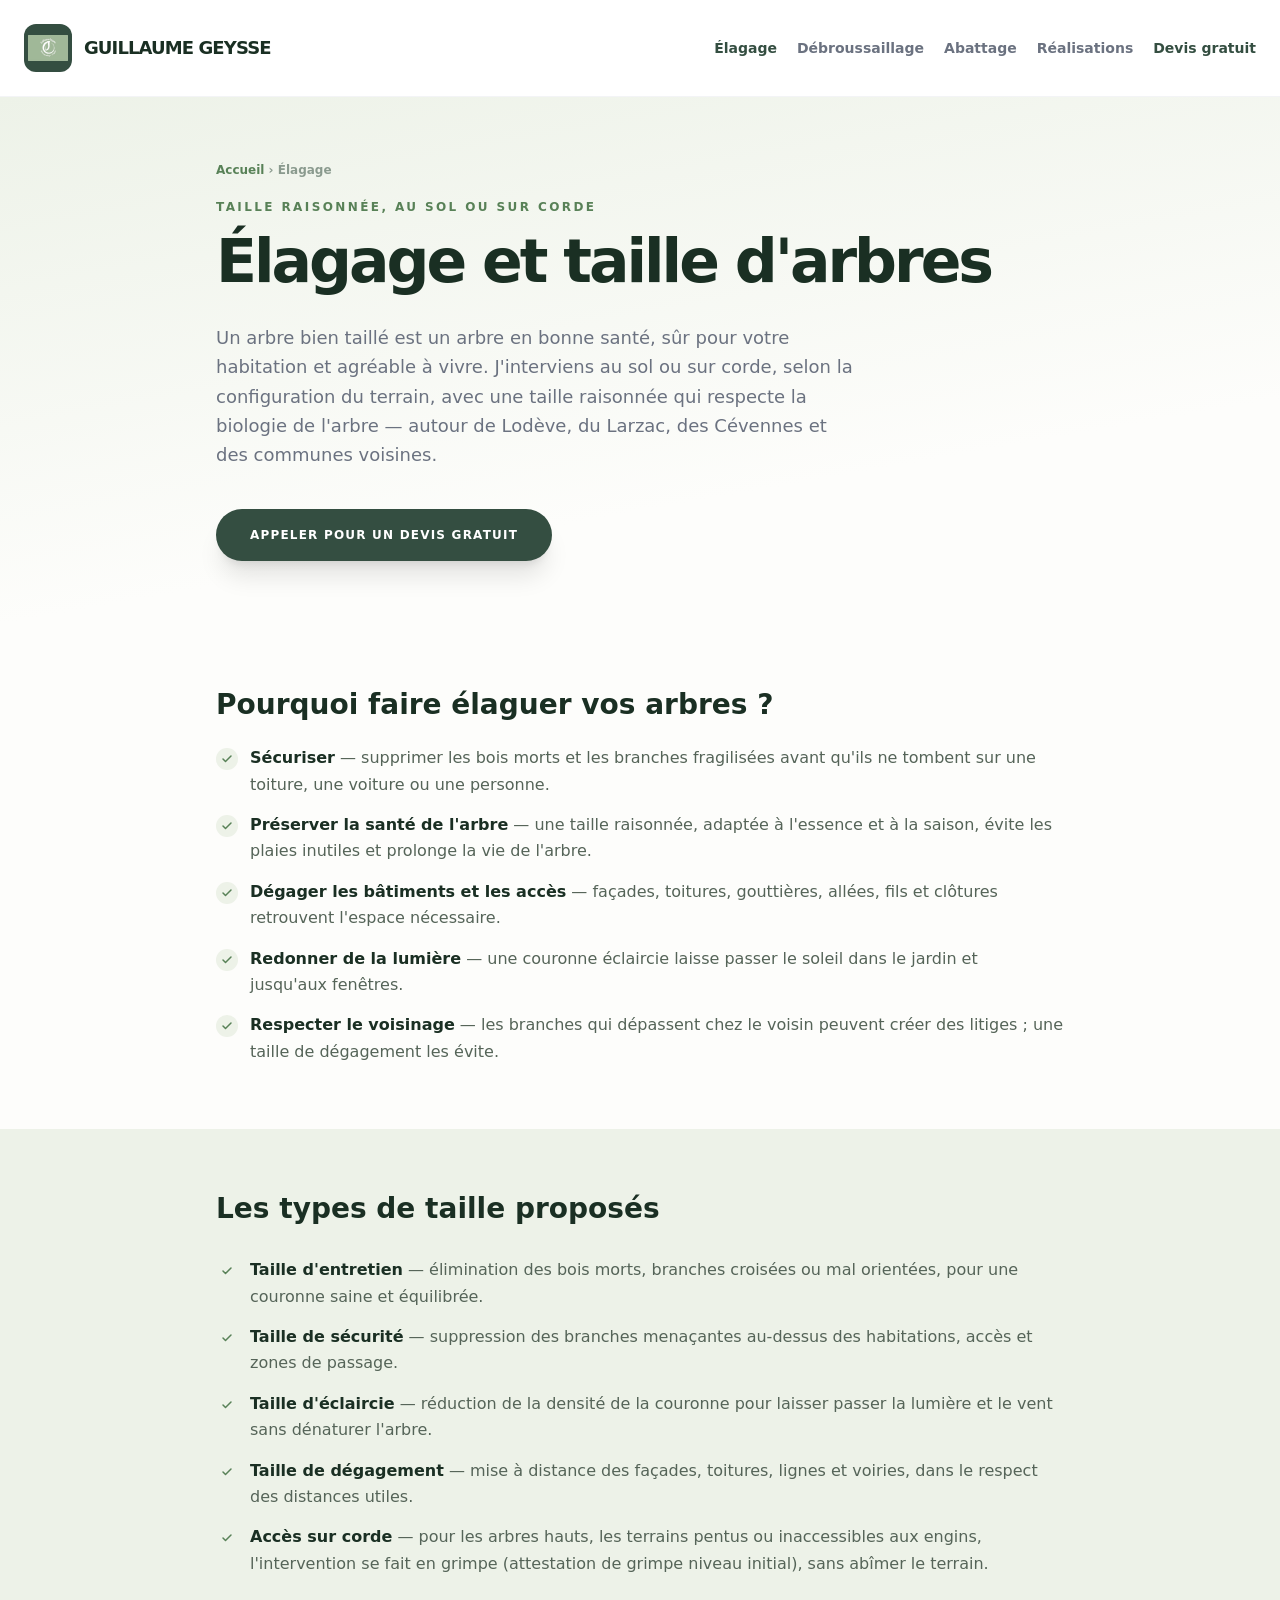
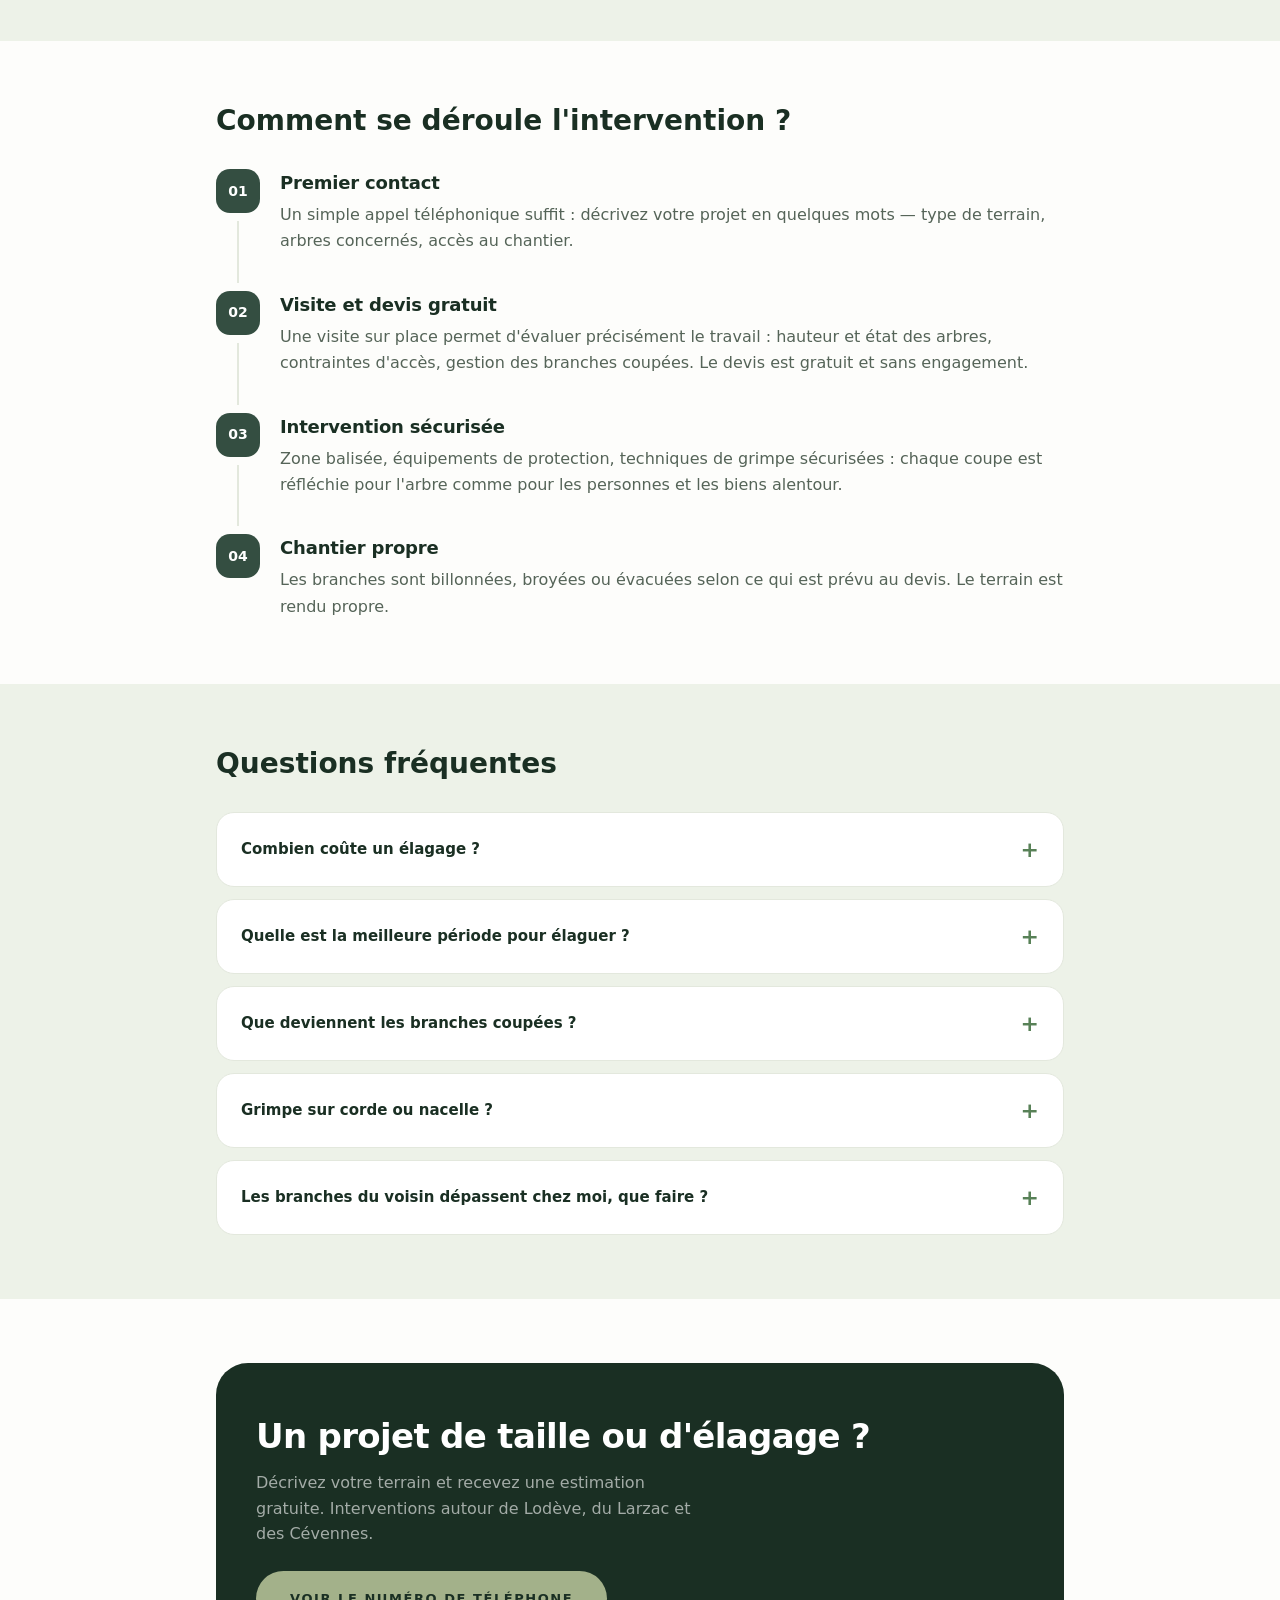
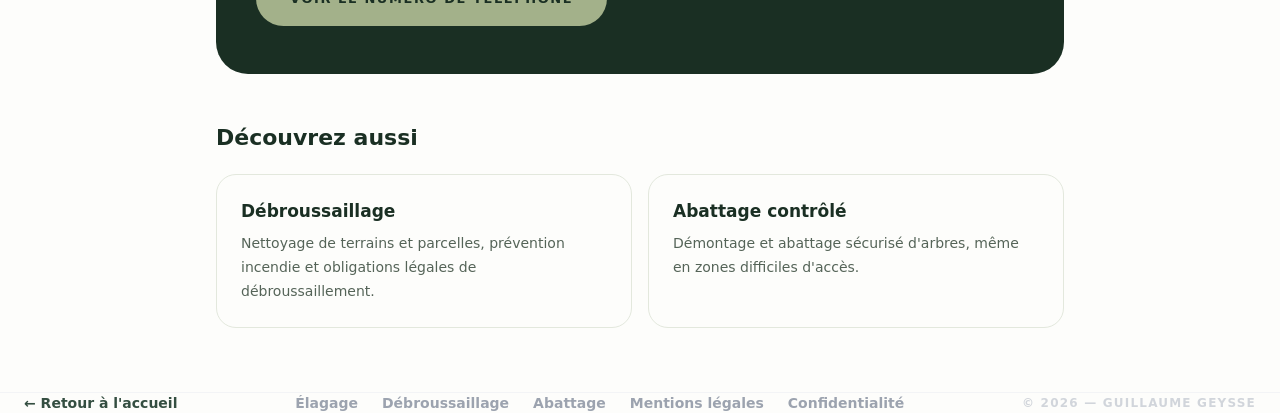
<file: elagage.html>
<!DOCTYPE html>
<html lang="fr" class="scroll-smooth">
<head>
    <meta charset="UTF-8">
    <meta name="viewport" content="width=device-width, initial-scale=1.0">
    <title>Élagage et taille d'arbres sur corde — Lodève, Larzac, Hérault | Guillaume Geysse</title>
    <meta name="description" content="Élagage et taille raisonnée de vos arbres, au sol ou sur corde, autour de Lodève, du Larzac et des Cévennes (Hérault). Devis gratuit et intervention sécurisée.">
    <link rel="canonical" href="https://geysse-elagage.fr/elagage.html">
    <link rel="stylesheet" href="assets/styles.css">
    <link rel="icon" href="/favicon.ico" sizes="any">
    <link rel="icon" type="image/png" sizes="32x32" href="/assets/favicon/favicon-32x32.png">
    <link rel="icon" type="image/png" sizes="16x16" href="/assets/favicon/favicon-16x16.png">
    <link rel="apple-touch-icon" sizes="180x180" href="/assets/favicon/apple-touch-icon.png">
    <link rel="manifest" href="/site.webmanifest">
    <meta name="theme-color" content="#344E41">
    <meta property="og:title" content="Élagage et taille d'arbres sur corde — Lodève, Larzac, Hérault | Guillaume Geysse">
    <meta property="og:description" content="Élagage et taille raisonnée de vos arbres, au sol ou sur corde, autour de Lodève, du Larzac et des Cévennes (Hérault). Devis gratuit et intervention sécurisée.">
    <meta property="og:type" content="website">
    <meta property="og:url" content="https://geysse-elagage.fr/elagage.html">
    <meta property="og:locale" content="fr_FR">
    <meta property="og:image" content="https://geysse-elagage.fr/assets/og-image.jpg">
    <meta property="og:image:width" content="1200">
    <meta property="og:image:height" content="630">
    <meta property="og:image:alt" content="Guillaume Geysse, élagueur-grimpeur sur le Larzac">
    <meta property="og:site_name" content="Guillaume Geysse — Élagage">
    <meta name="twitter:card" content="summary_large_image">
    <meta name="twitter:title" content="Élagage et taille d'arbres sur corde — Lodève, Larzac, Hérault | Guillaume Geysse">
    <meta name="twitter:description" content="Élagage et taille raisonnée de vos arbres, au sol ou sur corde, autour de Lodève, du Larzac et des Cévennes (Hérault). Devis gratuit et intervention sécurisée.">
    <meta name="twitter:image" content="https://geysse-elagage.fr/assets/og-image.jpg">
    <meta name="robots" content="index, follow, max-image-preview:large, max-snippet:-1">
    <meta name="author" content="Guillaume Geysse">
    <meta name="geo.region" content="FR-34">
    <meta name="geo.placename" content="La Vacquerie-et-Saint-Martin-de-Castries">
    <script type="application/ld+json">
    {
      "@context": "https://schema.org",
      "@type": "Service",
      "name": "Élagage",
      "serviceType": "Élagage et taille d'arbres",
      "description": "Élagage et taille raisonnée de vos arbres, au sol ou sur corde, autour de Lodève, du Larzac et des Cévennes (Hérault). Devis gratuit et intervention sécurisée.",
      "provider": {
        "@type": "LocalBusiness",
        "name": "Guillaume Geysse",
        "url": "https://geysse-elagage.fr/",
        "telephone": "+33647597465",
        "sameAs": ["https://www.facebook.com/profile.php?id=61575190376907"],
        "address": {
          "@type": "PostalAddress",
          "addressLocality": "La Vacquerie-et-Saint-Martin-de-Castries",
          "postalCode": "34520",
          "addressCountry": "FR"
        }
      },
      "areaServed": ["Hérault", "Aveyron", "Gard", "Lozère"]
    }
    </script>
    <script type="application/ld+json">
    {
      "@context": "https://schema.org",
      "@type": "BreadcrumbList",
      "itemListElement": [
        {"@type": "ListItem", "position": 1, "name": "Accueil", "item": "https://geysse-elagage.fr/"},
        {"@type": "ListItem", "position": 2, "name": "Élagage", "item": "https://geysse-elagage.fr/elagage.html"}
      ]
    }
    </script>
    <style>
        :root {
            --gg-foret: #344E41; --gg-nuit: #1A2F23; --gg-mousse: #588157;
            --gg-sauge: #A3B18A; --gg-brume: #EDF2E8; --gg-lin: #E3E8DD;
        }
        body { font-family: Inter, ui-sans-serif, system-ui, -apple-system, BlinkMacSystemFont, "Segoe UI", sans-serif; -webkit-font-smoothing: antialiased; }
        h1, h2, h3 { text-wrap: balance; }
        p, li { text-wrap: pretty; }
        a:focus-visible, button:focus-visible { outline: 3px solid var(--gg-sauge); outline-offset: 2px; border-radius: 10px; }

        .gg-hero { background: linear-gradient(170deg, var(--gg-brume) 0%, #FDFDFB 70%); }
        .gg-breadcrumb { font-size: 12px; font-weight: 700; color: #8A9A8E; margin-bottom: 20px; }
        .gg-breadcrumb a { color: var(--gg-mousse); }
        .gg-breadcrumb a:hover { text-decoration: underline; }

        .gg-check { list-style: none; padding: 0; display: grid; gap: 14px; }
        .gg-check li { position: relative; padding-left: 34px; color: #556458; line-height: 1.65; }
        .gg-check li::before {
            content: ""; position: absolute; left: 0; top: 3px; width: 22px; height: 22px;
            border-radius: 50%; background: var(--gg-brume);
            background-image: url("data:image/svg+xml,%3Csvg xmlns='http://www.w3.org/2000/svg' viewBox='0 0 24 24' fill='none' stroke='%23588157' stroke-width='3' stroke-linecap='round' stroke-linejoin='round'%3E%3Cpath d='M20 6 9 17l-5-5'/%3E%3C/svg%3E");
            background-size: 12px; background-position: center; background-repeat: no-repeat;
        }
        .gg-check li strong { color: var(--gg-nuit); }

        .gg-steps { counter-reset: step; display: grid; gap: 0; }
        .gg-step { position: relative; padding: 0 0 36px 64px; counter-increment: step; }
        .gg-step:last-child { padding-bottom: 0; }
        .gg-step::before {
            content: counter(step, decimal-leading-zero); position: absolute; left: 0; top: 0;
            width: 44px; height: 44px; border-radius: 14px; background: var(--gg-foret); color: #fff;
            display: flex; align-items: center; justify-content: center; font-weight: 900; font-size: 14px;
        }
        .gg-step::after {
            content: ""; position: absolute; left: 21px; top: 52px; bottom: 8px; width: 2px; background: var(--gg-lin);
        }
        .gg-step:last-child::after { display: none; }
        .gg-step h3 { font-size: 18px; font-weight: 900; color: var(--gg-nuit); margin-bottom: 6px; letter-spacing: -0.01em; }
        .gg-step p { color: #556458; line-height: 1.65; }

        .gg-faq details { border: 1px solid var(--gg-lin); border-radius: 18px; background: #fff; overflow: hidden; }
        .gg-faq details + details { margin-top: 12px; }
        .gg-faq summary {
            cursor: pointer; list-style: none; display: flex; justify-content: space-between; align-items: center;
            gap: 16px; padding: 20px 24px; font-weight: 800; color: var(--gg-nuit); font-size: 15px;
        }
        .gg-faq summary::-webkit-details-marker { display: none; }
        .gg-faq summary::after { content: "+"; font-size: 22px; color: var(--gg-mousse); flex: none; transition: transform .2s; }
        .gg-faq details[open] summary::after { transform: rotate(45deg); }
        .gg-faq details p { padding: 0 24px 22px; color: #556458; line-height: 1.7; }

        .gg-cta {
            background: var(--gg-nuit); border-radius: 32px; padding: 48px 40px; color: #fff;
            display: flex; flex-wrap: wrap; align-items: center; justify-content: space-between; gap: 24px;
        }
        .gg-cta h2 { font-size: clamp(24px, 4vw, 34px); font-weight: 900; letter-spacing: -0.02em; }
        .gg-cta p { color: rgba(255,255,255,.6); margin-top: 8px; max-width: 460px; line-height: 1.6; }
        .gg-cta a {
            display: inline-block; background: var(--gg-sauge); color: var(--gg-nuit);
            padding: 18px 34px; border-radius: 999px; font-weight: 900; font-size: 13px;
            text-transform: uppercase; letter-spacing: .12em; transition: transform .2s, box-shadow .2s; flex: none;
        }
        .gg-cta a:hover { transform: translateY(-2px); box-shadow: 0 16px 34px rgba(0,0,0,.35); }

        .gg-related { display: grid; gap: 16px; }
        @media (min-width: 640px) { .gg-related { grid-template-columns: 1fr 1fr; } }
        .gg-related a {
            display: block; border: 1px solid var(--gg-lin); border-radius: 20px; padding: 24px;
            transition: border-color .2s, transform .2s;
        }
        .gg-related a:hover { border-color: var(--gg-sauge); transform: translateY(-2px); }
        .gg-related strong { display: block; font-size: 17px; font-weight: 900; color: var(--gg-nuit); margin-bottom: 6px; }
        .gg-related span { font-size: 14px; color: #556458; line-height: 1.5; }
    </style>
    <script type="application/ld+json">
    {
      "@context": "https://schema.org",
      "@type": "FAQPage",
      "mainEntity": [
        {
          "@type": "Question",
          "name": "Combien coûte un élagage ?",
          "acceptedAnswer": {
            "@type": "Answer",
            "text": "Le prix dépend de la hauteur de l'arbre, de son état, de l'accès au chantier et de la gestion des branches coupées. C'est pourquoi chaque intervention fait l'objet d'un devis gratuit après visite sur place."
          }
        },
        {
          "@type": "Question",
          "name": "Quelle est la meilleure période pour élaguer ?",
          "acceptedAnswer": {
            "@type": "Answer",
            "text": "Cela dépend de l'essence et de l'objectif de la taille. De manière générale, on évite les périodes de forte montée de sève et la pleine saison de nidification des oiseaux au printemps. La période idéale est définie ensemble lors du devis."
          }
        },
        {
          "@type": "Question",
          "name": "Que deviennent les branches coupées ?",
          "acceptedAnswer": {
            "@type": "Answer",
            "text": "Selon votre choix au devis : laissées billonnées sur place (bois de chauffage), broyées, ou évacuées. Le chantier est rendu propre dans tous les cas."
          }
        },
        {
          "@type": "Question",
          "name": "Grimpe sur corde ou nacelle ?",
          "acceptedAnswer": {
            "@type": "Answer",
            "text": "La grimpe sur corde permet d'atteindre presque tous les arbres, y compris sur terrains pentus ou étroits, sans engin lourd et sans abîmer votre jardin. C'est la technique privilégiée sur les terrains du Larzac et des Cévennes."
          }
        },
        {
          "@type": "Question",
          "name": "Les branches du voisin dépassent chez moi, que faire ?",
          "acceptedAnswer": {
            "@type": "Answer",
            "text": "Le Code civil permet d'exiger que le propriétaire de l'arbre coupe les branches qui avancent sur votre terrain. Le plus simple reste un accord amiable, avec une taille de dégagement propre réalisée par un professionnel."
          }
        }
      ]
    }
    </script>
</head>
<body class="bg-[#FDFDFB] text-[#1A2F23] selection:bg-[#A3B18A] selection:text-white">
    <header class="border-b border-gray-100 bg-white">
        <div class="container mx-auto px-6 py-6 flex flex-wrap items-center justify-between gap-4">
            <a href="index.html" class="flex items-center gap-3">
                <img src="assets/logo.png" alt="Logo Guillaume Geysse" class="w-12 h-12 rounded-xl bg-[#344E41] object-contain p-1">
                <span class="font-black text-lg tracking-tighter uppercase">Guillaume Geysse</span>
            </a>
            <nav class="flex flex-wrap gap-5 text-sm font-bold text-gray-500" aria-label="Navigation principale">
                <a href="elagage.html" class="hover:text-[#344E41] text-[#344E41] font-black">Élagage</a>
                <a href="debroussaillage.html" class="hover:text-[#344E41]">Débroussaillage</a>
                <a href="abattage.html" class="hover:text-[#344E41]">Abattage</a>
                <a href="index.html#realisations" class="hover:text-[#344E41]">Réalisations</a>
                <a href="index.html#contact" class="font-black text-[#344E41]">Devis gratuit</a>
            </nav>
        </div>
    </header>

    <main>
        <section class="gg-hero">
            <div class="container mx-auto px-6 py-16 max-w-4xl">
                <nav class="gg-breadcrumb" aria-label="Fil d'Ariane"><a href="index.html">Accueil</a> &rsaquo; Élagage</nav>
                <p class="text-xs font-black uppercase tracking-[0.2em] text-[#588157] mb-4" data-cms-text="page_elagage.eyebrow">Taille raisonnée, au sol ou sur corde</p>
                <h1 class="text-4xl lg:text-6xl font-black tracking-tighter mb-8" data-cms-text="page_elagage.title">Élagage et taille d'arbres</h1>
                <p class="text-gray-500 leading-relaxed mb-10" style="font-size:18px; max-width:640px;" data-cms-text="page_elagage.intro">Un arbre bien taillé est un arbre en bonne santé, sûr pour votre habitation et agréable à vivre. J'interviens au sol ou sur corde, selon la configuration du terrain, avec une taille raisonnée qui respecte la biologie de l'arbre — autour de Lodève, du Larzac, des Cévennes et des communes voisines.</p>
                <a href="index.html#contact" class="bg-[#344E41] text-white px-6 py-3 rounded-full text-xs font-black uppercase tracking-widest hover:scale-105 transition-transform shadow-xl" style="display:inline-block; padding:18px 34px;" data-cms-text="page_elagage.btn">Appeler pour un devis gratuit</a>
            </div>
        </section>

        <section class="container mx-auto px-6 py-16 max-w-4xl">
            <h2 class="text-2xl font-black mb-3 text-[#1A2F23]" style="font-size:28px; margin-bottom:24px;" data-cms-text="page_elagage.h2_1">Pourquoi faire élaguer vos arbres ?</h2>
            <ul class="gg-check" data-cms-list="page_elagage.puces" data-cms-list-style="check">
                <li><strong>Sécuriser</strong> — supprimer les bois morts et les branches fragilisées avant qu'ils ne tombent sur une toiture, une voiture ou une personne.</li>
                <li><strong>Préserver la santé de l'arbre</strong> — une taille raisonnée, adaptée à l'essence et à la saison, évite les plaies inutiles et prolonge la vie de l'arbre.</li>
                <li><strong>Dégager les bâtiments et les accès</strong> — façades, toitures, gouttières, allées, fils et clôtures retrouvent l'espace nécessaire.</li>
                <li><strong>Redonner de la lumière</strong> — une couronne éclaircie laisse passer le soleil dans le jardin et jusqu'aux fenêtres.</li>
                <li><strong>Respecter le voisinage</strong> — les branches qui dépassent chez le voisin peuvent créer des litiges ; une taille de dégagement les évite.</li>
            </ul>
        </section>

        <section style="background: var(--gg-brume);">
            <div class="container mx-auto px-6 py-16 max-w-4xl">
                <h2 class="text-2xl font-black mb-3 text-[#1A2F23]" style="font-size:28px; margin-bottom:32px;" data-cms-text="page_elagage.h2_2">Les types de taille proposés</h2>
                <ul class="gg-check">
                <li><strong>Taille d'entretien</strong> — élimination des bois morts, branches croisées ou mal orientées, pour une couronne saine et équilibrée.</li>
                <li><strong>Taille de sécurité</strong> — suppression des branches menaçantes au-dessus des habitations, accès et zones de passage.</li>
                <li><strong>Taille d'éclaircie</strong> — réduction de la densité de la couronne pour laisser passer la lumière et le vent sans dénaturer l'arbre.</li>
                <li><strong>Taille de dégagement</strong> — mise à distance des façades, toitures, lignes et voiries, dans le respect des distances utiles.</li>
                <li><strong>Accès sur corde</strong> — pour les arbres hauts, les terrains pentus ou inaccessibles aux engins, l'intervention se fait en grimpe (attestation de grimpe niveau initial), sans abîmer le terrain.</li>
                </ul>
            </div>
        </section>

        <section class="container mx-auto px-6 py-16 max-w-4xl">
            <h2 class="text-2xl font-black mb-3 text-[#1A2F23]" style="font-size:28px; margin-bottom:32px;" data-cms-text="page_elagage.h2_3">Comment se déroule l'intervention ?</h2>
            <div class="gg-steps">
                <div data-cms-list="page_elagage.etapes" data-cms-list-style="etape"><div class="gg-step">
                    <h3>Premier contact</h3>
                    <p>Un simple appel téléphonique suffit : décrivez votre projet en quelques mots — type de terrain, arbres concernés, accès au chantier.</p>
                </div>
                <div class="gg-step">
                    <h3>Visite et devis gratuit</h3>
                    <p>Une visite sur place permet d'évaluer précisément le travail : hauteur et état des arbres, contraintes d'accès, gestion des branches coupées. Le devis est gratuit et sans engagement.</p>
                </div>
                <div class="gg-step">
                    <h3>Intervention sécurisée</h3>
                    <p>Zone balisée, équipements de protection, techniques de grimpe sécurisées : chaque coupe est réfléchie pour l'arbre comme pour les personnes et les biens alentour.</p>
                </div>
                <div class="gg-step">
                    <h3>Chantier propre</h3>
                    <p>Les branches sont billonnées, broyées ou évacuées selon ce qui est prévu au devis. Le terrain est rendu propre.</p>
                </div></div>
            </div>
        </section>

        <section style="background: var(--gg-brume);">
            <div class="container mx-auto px-6 py-16 max-w-4xl">
                <h2 class="text-2xl font-black mb-3 text-[#1A2F23]" style="font-size:28px; margin-bottom:32px;" data-cms-text="page_elagage.h2_4">Questions fréquentes</h2>
                <div class="gg-faq">
                    <div data-cms-list="page_elagage.faq" data-cms-list-style="faq"><details>
                        <summary>Combien coûte un élagage ?</summary>
                        <p>Le prix dépend de la hauteur de l'arbre, de son état, de l'accès au chantier et de la gestion des branches coupées. C'est pourquoi chaque intervention fait l'objet d'un devis gratuit après visite sur place.</p>
                    </details>
                    <details>
                        <summary>Quelle est la meilleure période pour élaguer ?</summary>
                        <p>Cela dépend de l'essence et de l'objectif de la taille. De manière générale, on évite les périodes de forte montée de sève et la pleine saison de nidification des oiseaux au printemps. La période idéale est définie ensemble lors du devis.</p>
                    </details>
                    <details>
                        <summary>Que deviennent les branches coupées ?</summary>
                        <p>Selon votre choix au devis : laissées billonnées sur place (bois de chauffage), broyées, ou évacuées. Le chantier est rendu propre dans tous les cas.</p>
                    </details>
                    <details>
                        <summary>Grimpe sur corde ou nacelle ?</summary>
                        <p>La grimpe sur corde permet d'atteindre presque tous les arbres, y compris sur terrains pentus ou étroits, sans engin lourd et sans abîmer votre jardin. C'est la technique privilégiée sur les terrains du Larzac et des Cévennes.</p>
                    </details>
                    <details>
                        <summary>Les branches du voisin dépassent chez moi, que faire ?</summary>
                        <p>Le Code civil permet d'exiger que le propriétaire de l'arbre coupe les branches qui avancent sur votre terrain. Le plus simple reste un accord amiable, avec une taille de dégagement propre réalisée par un professionnel.</p>
                    </details></div>
                </div>
            </div>
        </section>

        <section class="container mx-auto px-6 py-16 max-w-4xl">
            <div class="gg-cta">
                <div>
                    <h2 data-cms-text="page_elagage.h2_5">Un projet de taille ou d'élagage ?</h2>
                    <p>Décrivez votre terrain et recevez une estimation gratuite. Interventions autour de Lodève, du Larzac et des Cévennes.</p>
                </div>
                <a href="index.html#contact">Voir le numéro de téléphone</a>
            </div>

            <h2 class="text-2xl font-black text-[#1A2F23]" style="font-size:22px; margin:48px 0 20px;" data-cms-text="page_elagage.h2_6">Découvrez aussi</h2>
            <div class="gg-related">
                <a href="debroussaillage.html"><strong>Débroussaillage</strong><span>Nettoyage de terrains et parcelles, prévention incendie et obligations légales de débroussaillement.</span></a>
                <a href="abattage.html"><strong>Abattage contrôlé</strong><span>Démontage et abattage sécurisé d'arbres, même en zones difficiles d'accès.</span></a>
            </div>
        </section>
    </main>

    <footer class="py-12 border-t border-gray-100 mt-10">
        <div class="container mx-auto px-6 flex flex-col md:flex-row justify-between items-center gap-6">
            <a href="index.html" class="text-sm font-bold text-[#344E41] hover:text-[#588157]">&larr; Retour à l'accueil</a>
            <div class="flex flex-wrap justify-center gap-6 text-sm font-bold text-gray-400">
                <a href="elagage.html" class="hover:text-[#344E41]">Élagage</a>
                <a href="debroussaillage.html" class="hover:text-[#344E41]">Débroussaillage</a>
                <a href="abattage.html" class="hover:text-[#344E41]">Abattage</a>
                <a href="mentions-legales.html" class="hover:text-[#344E41]">Mentions légales</a>
                <a href="politique-confidentialite.html" class="hover:text-[#344E41]">Confidentialité</a>
            </div>
            <p class="text-xs font-bold text-gray-300 uppercase tracking-widest">© 2026 — Guillaume Geysse</p>
        </div>
    </footer>
    <script defer src="cms-bridge.js"></script>
</body>
</html>
</file>
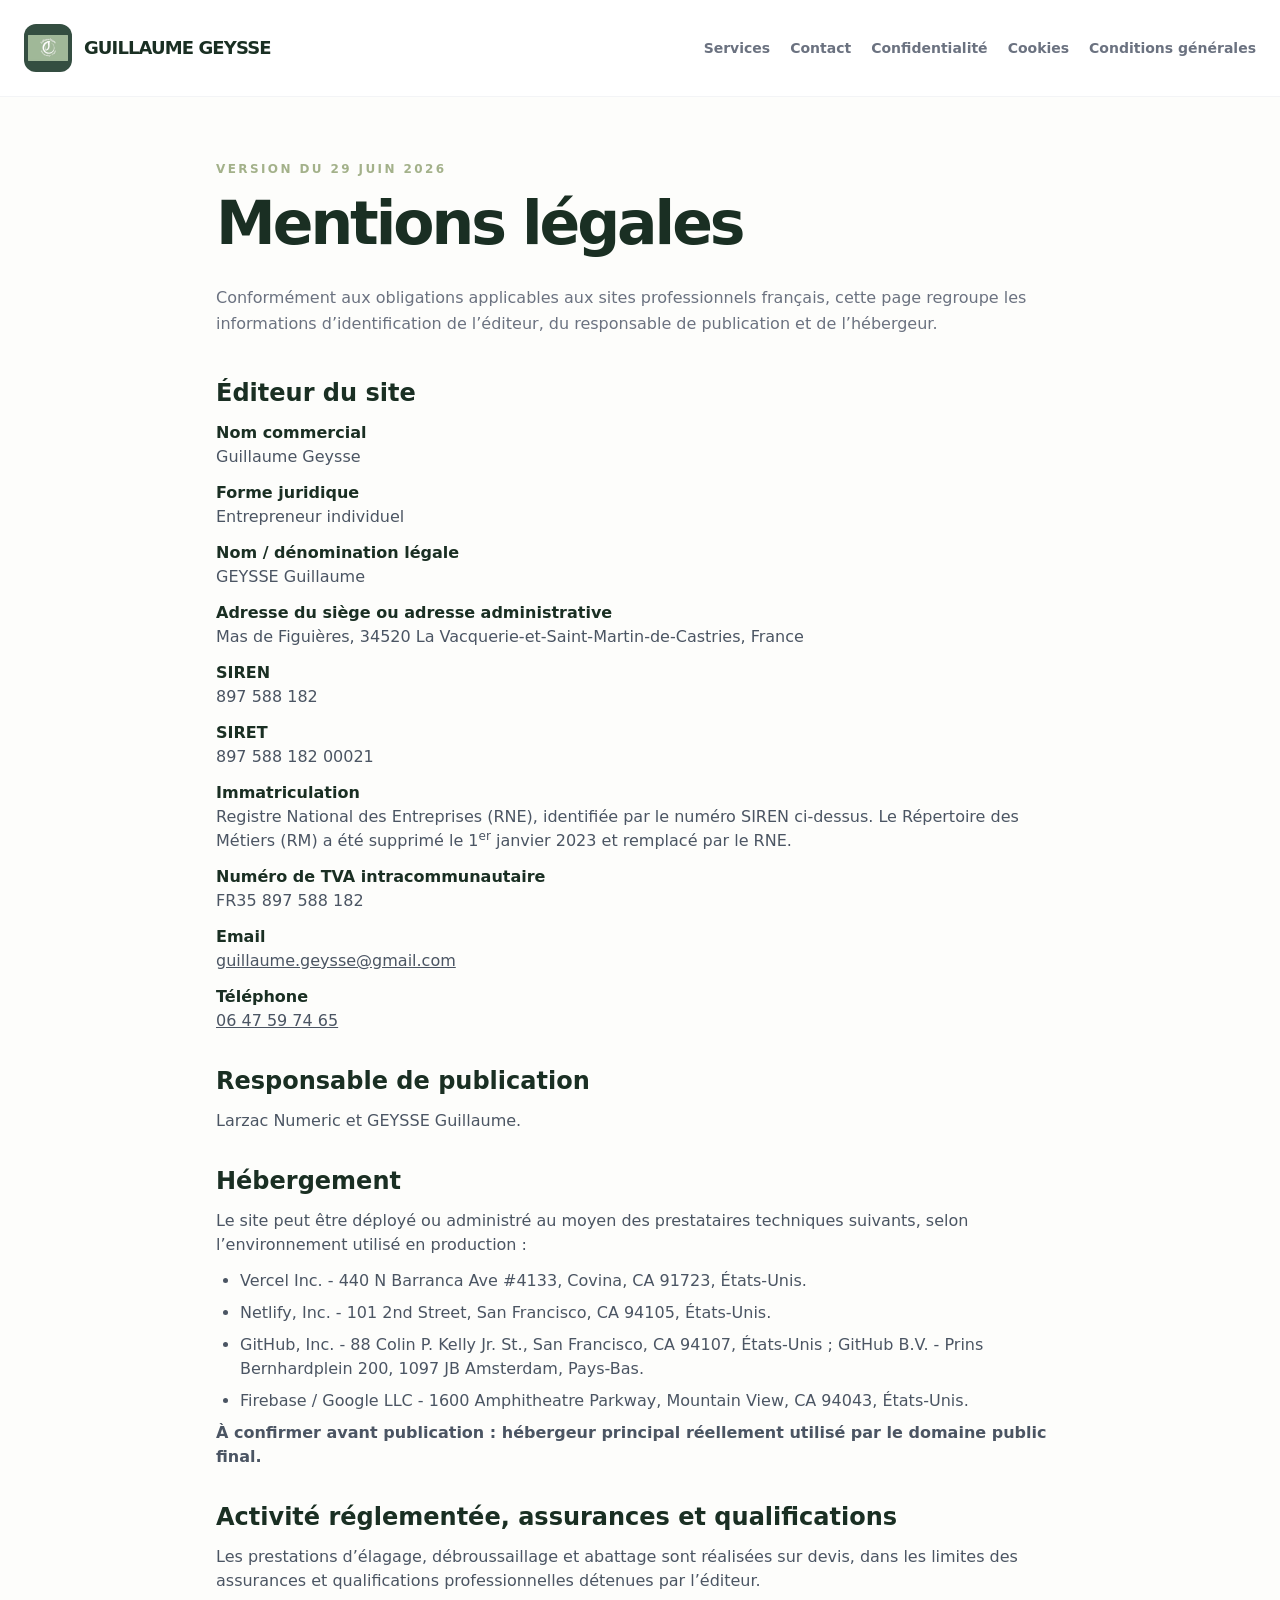
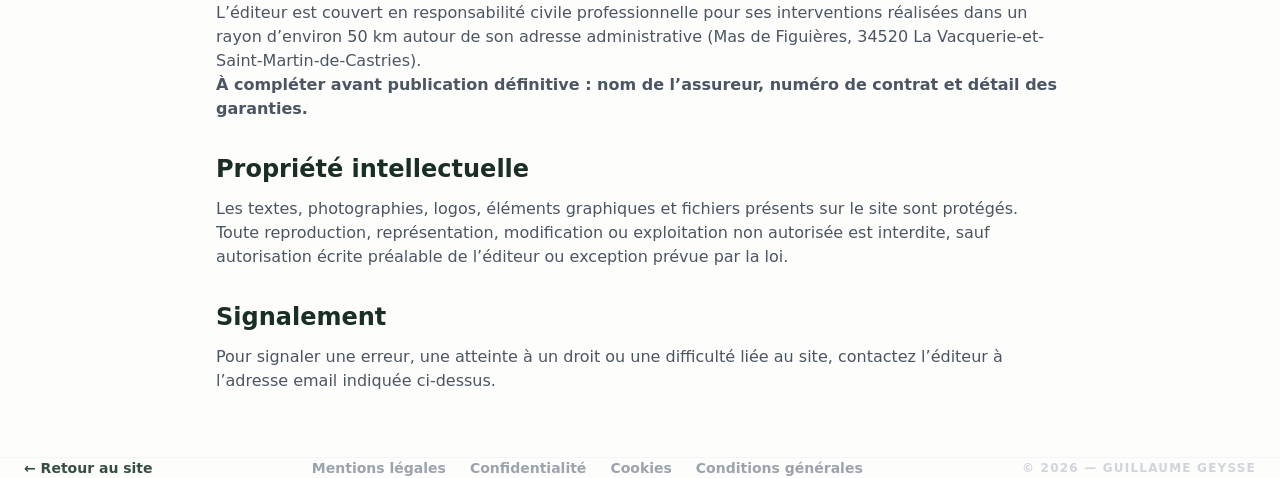
<file: mentions-legales.html>
<!DOCTYPE html>
<html lang="fr" class="scroll-smooth">
<head>
    <meta charset="UTF-8">
    <meta name="viewport" content="width=device-width, initial-scale=1.0">
    <title>Mentions légales - Guillaume Geysse</title>
    <meta name="description" content="Mentions légales du site Guillaume Geysse.">
    <link rel="canonical" href="https://geysse-elagage.fr/mentions-legales.html">
    <link rel="stylesheet" href="assets/styles.css">
    <link rel="icon" href="/favicon.ico" sizes="any">
    <link rel="icon" type="image/png" sizes="32x32" href="/assets/favicon/favicon-32x32.png">
    <link rel="icon" type="image/png" sizes="16x16" href="/assets/favicon/favicon-16x16.png">
    <link rel="apple-touch-icon" sizes="180x180" href="/assets/favicon/apple-touch-icon.png">
    <link rel="manifest" href="/site.webmanifest">
    <meta name="theme-color" content="#344E41">
    <style>body { font-family: Inter, ui-sans-serif, system-ui, -apple-system, BlinkMacSystemFont, "Segoe UI", sans-serif; }</style>
    <meta property="og:title" content="Mentions légales - Guillaume Geysse">
    <meta property="og:description" content="Mentions légales du site Guillaume Geysse.">
    <meta property="og:type" content="website">
    <meta property="og:url" content="https://geysse-elagage.fr/mentions-legales.html">
    <meta property="og:locale" content="fr_FR">
    <meta name="robots" content="noindex, follow">
</head>
<body class="bg-[#FDFDFB] text-[#1A2F23]">
    <header class="border-b border-gray-100 bg-white">
        <div class="container mx-auto px-6 py-6 flex flex-wrap items-center justify-between gap-4">
            <a href="index.html" class="flex items-center gap-3">
                <img src="assets/logo.png" alt="Logo Guillaume Geysse" class="w-12 h-12 rounded-xl bg-[#344E41] object-contain p-1">
                <span class="font-black text-lg tracking-tighter uppercase">Guillaume Geysse</span>
            </a>
            <nav class="flex flex-wrap gap-5 text-sm font-bold text-gray-500">
                <a href="index.html#services" class="hover:text-[#344E41]">Services</a>
                <a href="index.html#contact" class="hover:text-[#344E41]">Contact</a>
                <a href="politique-confidentialite.html" class="hover:text-[#344E41]">Confidentialité</a>
                <a href="cookies.html" class="hover:text-[#344E41]">Cookies</a>
                <a href="conditions-generales.html" class="hover:text-[#344E41]">Conditions générales</a>
            </nav>
        </div>
    </header>

    <main class="container mx-auto px-6 py-16 max-w-4xl">
        <p class="text-xs font-black uppercase tracking-[0.2em] text-[#A3B18A] mb-4">Version du 29 juin 2026</p>
        <h1 class="text-4xl lg:text-6xl font-black tracking-tighter mb-8">Mentions légales</h1>
        <p class="text-gray-500 leading-relaxed mb-10">Conformément aux obligations applicables aux sites professionnels français, cette page regroupe les informations d’identification de l’éditeur, du responsable de publication et de l’hébergeur.</p>

        <section class="space-y-8">
            <div>
                <h2 class="text-2xl font-black mb-3">Éditeur du site</h2>
                <dl class="grid gap-3 text-gray-600">
                    <div><dt class="font-bold text-[#1A2F23]">Nom commercial</dt><dd>Guillaume Geysse</dd></div>
                    <div><dt class="font-bold text-[#1A2F23]">Forme juridique</dt><dd>Entrepreneur individuel</dd></div>
                    <div><dt class="font-bold text-[#1A2F23]">Nom / dénomination légale</dt><dd>GEYSSE Guillaume</dd></div>
                    <div><dt class="font-bold text-[#1A2F23]">Adresse du siège ou adresse administrative</dt><dd>Mas de Figuières, 34520 La Vacquerie-et-Saint-Martin-de-Castries, France</dd></div>
                    <div><dt class="font-bold text-[#1A2F23]">SIREN</dt><dd>897 588 182</dd></div>
                    <div><dt class="font-bold text-[#1A2F23]">SIRET</dt><dd>897 588 182 00021</dd></div>
                    <div><dt class="font-bold text-[#1A2F23]">Immatriculation</dt><dd>Registre National des Entreprises (RNE), identifiée par le numéro SIREN ci-dessus. Le Répertoire des Métiers (RM) a été supprimé le 1<sup>er</sup> janvier 2023 et remplacé par le RNE.</dd></div>
                    <div><dt class="font-bold text-[#1A2F23]">Numéro de TVA intracommunautaire</dt><dd>FR35 897 588 182</dd></div>
                    <div><dt class="font-bold text-[#1A2F23]">Email</dt><dd><a href="mailto:guillaume.geysse@gmail.com" class="underline">guillaume.geysse@gmail.com</a></dd></div>
                    <div><dt class="font-bold text-[#1A2F23]">Téléphone</dt><dd><a href="tel:0647597465" class="underline">06 47 59 74 65</a></dd></div>
                </dl>
            </div>

            <div>
                <h2 class="text-2xl font-black mb-3">Responsable de publication</h2>
                <p class="text-gray-600">Larzac Numeric et GEYSSE Guillaume.</p>
            </div>

            <div>
                <h2 class="text-2xl font-black mb-3">Hébergement</h2>
                <p class="text-gray-600">Le site peut être déployé ou administré au moyen des prestataires techniques suivants, selon l’environnement utilisé en production :</p>
                <ul class="list-disc pl-6 mt-3 text-gray-600 space-y-2">
                    <li>Vercel Inc. - 440 N Barranca Ave #4133, Covina, CA 91723, États-Unis.</li>
                    <li>Netlify, Inc. - 101 2nd Street, San Francisco, CA 94105, États-Unis.</li>
                    <li>GitHub, Inc. - 88 Colin P. Kelly Jr. St., San Francisco, CA 94107, États-Unis ; GitHub B.V. - Prins Bernhardplein 200, 1097 JB Amsterdam, Pays-Bas.</li>
                    <li>Firebase / Google LLC - 1600 Amphitheatre Parkway, Mountain View, CA 94043, États-Unis.</li>
                </ul>
                <p class="text-gray-600 mt-2"><strong>À confirmer avant publication : hébergeur principal réellement utilisé par le domaine public final.</strong></p>
            </div>

            <div>
                <h2 class="text-2xl font-black mb-3">Activité réglementée, assurances et qualifications</h2>
                <p class="text-gray-600">Les prestations d’élagage, débroussaillage et abattage sont réalisées sur devis, dans les limites des assurances et qualifications professionnelles détenues par l’éditeur.</p>
                <p class="text-gray-600 mt-2">L’éditeur est couvert en responsabilité civile professionnelle pour ses interventions réalisées dans un rayon d’environ 50 km autour de son adresse administrative (Mas de Figuières, 34520 La Vacquerie-et-Saint-Martin-de-Castries).<br><strong>À compléter avant publication définitive : nom de l’assureur, numéro de contrat et détail des garanties.</strong></p>
            </div>

            <div>
                <h2 class="text-2xl font-black mb-3">Propriété intellectuelle</h2>
                <p class="text-gray-600">Les textes, photographies, logos, éléments graphiques et fichiers présents sur le site sont protégés. Toute reproduction, représentation, modification ou exploitation non autorisée est interdite, sauf autorisation écrite préalable de l’éditeur ou exception prévue par la loi.</p>
            </div>

            <div>
                <h2 class="text-2xl font-black mb-3">Signalement</h2>
                <p class="text-gray-600">Pour signaler une erreur, une atteinte à un droit ou une difficulté liée au site, contactez l’éditeur à l’adresse email indiquée ci-dessus.</p>
            </div>
        </section>
    </main>

    <footer class="py-12 border-t border-gray-100 mt-10">
        <div class="container mx-auto px-6 flex flex-col md:flex-row justify-between items-center gap-6">
            <a href="index.html" class="text-sm font-bold text-[#344E41] hover:text-[#588157]">&larr; Retour au site</a>
            <div class="flex flex-wrap justify-center gap-6 text-sm font-bold text-gray-400">
                <a href="mentions-legales.html" class="hover:text-[#344E41]">Mentions légales</a>
                <a href="politique-confidentialite.html" class="hover:text-[#344E41]">Confidentialité</a>
                <a href="cookies.html" class="hover:text-[#344E41]">Cookies</a>
                <a href="conditions-generales.html" class="hover:text-[#344E41]">Conditions générales</a>
            </div>
            <p class="text-xs font-bold text-gray-300 uppercase tracking-widest">© 2026 — Guillaume Geysse</p>
        </div>
    </footer>
    <script defer src="cms-bridge.js"></script>
</body>
</html>
</file>
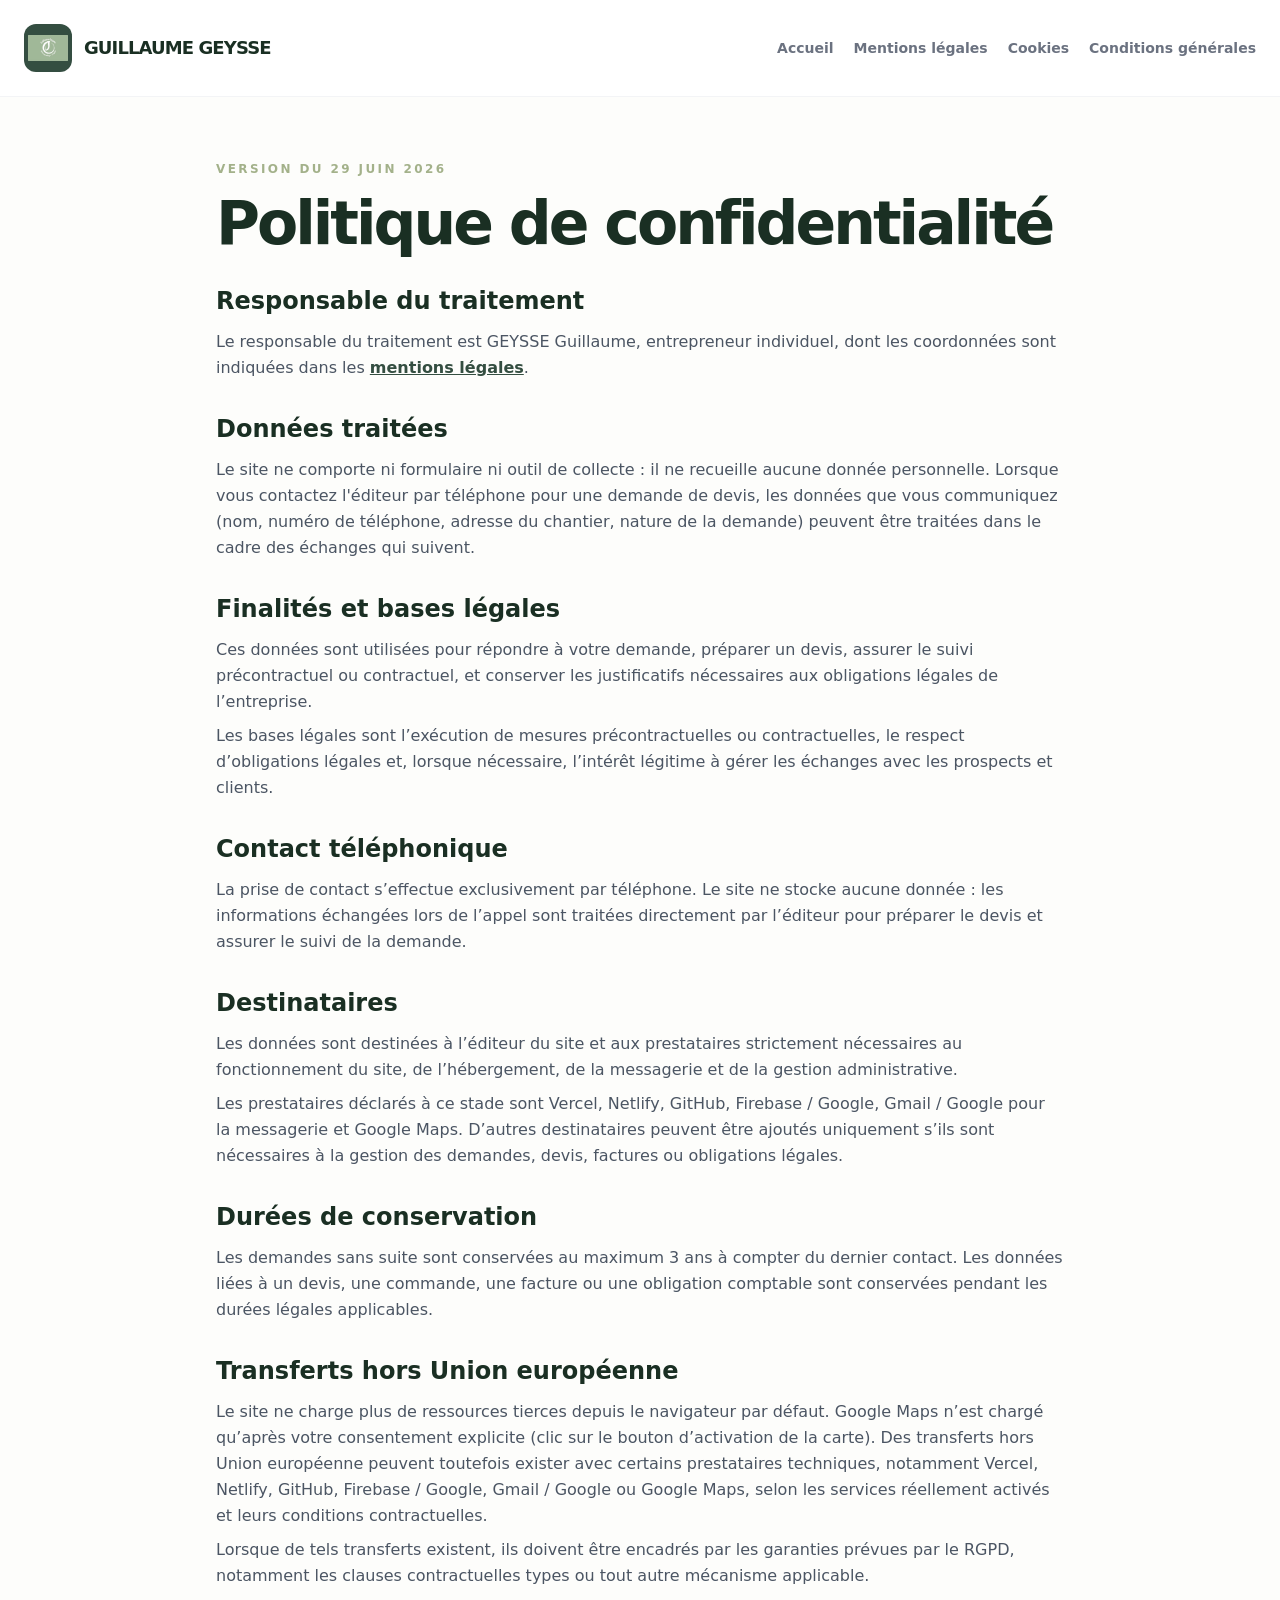
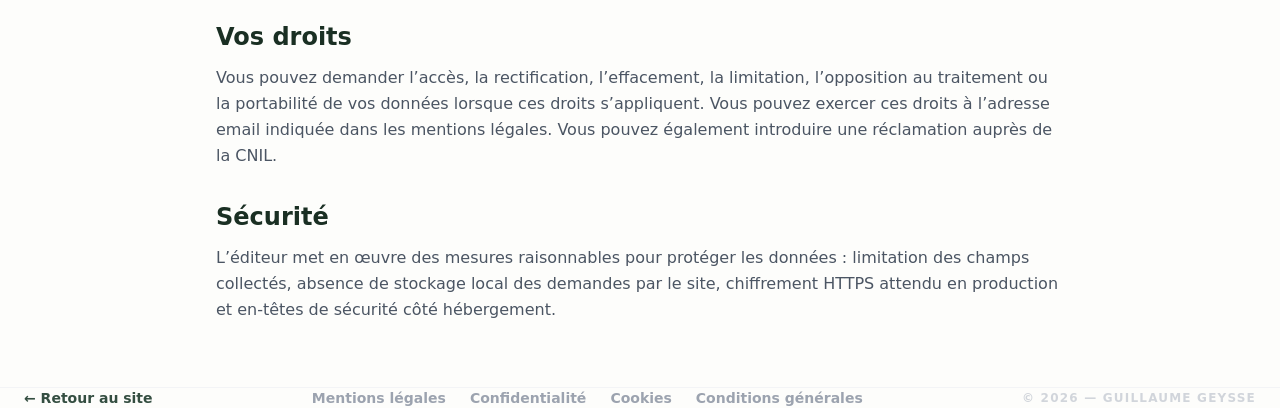
<file: politique-confidentialite.html>
<!DOCTYPE html>
<html lang="fr" class="scroll-smooth">
<head>
    <meta charset="UTF-8">
    <meta name="viewport" content="width=device-width, initial-scale=1.0">
    <title>Politique de confidentialité - Guillaume Geysse</title>
    <meta name="description" content="Politique de confidentialité du site Guillaume Geysse.">
    <link rel="canonical" href="https://geysse-elagage.fr/politique-confidentialite.html">
    <link rel="stylesheet" href="assets/styles.css">
    <link rel="icon" href="/favicon.ico" sizes="any">
    <link rel="icon" type="image/png" sizes="32x32" href="/assets/favicon/favicon-32x32.png">
    <link rel="icon" type="image/png" sizes="16x16" href="/assets/favicon/favicon-16x16.png">
    <link rel="apple-touch-icon" sizes="180x180" href="/assets/favicon/apple-touch-icon.png">
    <link rel="manifest" href="/site.webmanifest">
    <meta name="theme-color" content="#344E41">
    <style>body { font-family: Inter, ui-sans-serif, system-ui, -apple-system, BlinkMacSystemFont, "Segoe UI", sans-serif; }</style>
    <meta property="og:title" content="Politique de confidentialité - Guillaume Geysse">
    <meta property="og:description" content="Politique de confidentialité du site Guillaume Geysse.">
    <meta property="og:type" content="website">
    <meta property="og:url" content="https://geysse-elagage.fr/politique-confidentialite.html">
    <meta property="og:locale" content="fr_FR">
    <meta name="robots" content="noindex, follow">
</head>
<body class="bg-[#FDFDFB] text-[#1A2F23]">
    <header class="border-b border-gray-100 bg-white">
        <div class="container mx-auto px-6 py-6 flex flex-wrap items-center justify-between gap-4">
            <a href="index.html" class="flex items-center gap-3">
                <img src="assets/logo.png" alt="Logo Guillaume Geysse" class="w-12 h-12 rounded-xl bg-[#344E41] object-contain p-1">
                <span class="font-black text-lg tracking-tighter uppercase">Guillaume Geysse</span>
            </a>
            <nav class="flex flex-wrap gap-5 text-sm font-bold text-gray-500">
                <a href="index.html" class="hover:text-[#344E41]">Accueil</a>
                <a href="mentions-legales.html" class="hover:text-[#344E41]">Mentions légales</a>
                <a href="cookies.html" class="hover:text-[#344E41]">Cookies</a>
                <a href="conditions-generales.html" class="hover:text-[#344E41]">Conditions générales</a>
            </nav>
        </div>
    </header>

    <main class="container mx-auto px-6 py-16 max-w-4xl">
        <p class="text-xs font-black uppercase tracking-[0.2em] text-[#A3B18A] mb-4">Version du 29 juin 2026</p>
        <h1 class="text-4xl lg:text-6xl font-black tracking-tighter mb-8">Politique de confidentialité</h1>

        <section class="space-y-8 text-gray-600 leading-relaxed">
            <div>
                <h2 class="text-2xl font-black mb-3 text-[#1A2F23]">Responsable du traitement</h2>
                <p>Le responsable du traitement est GEYSSE Guillaume, entrepreneur individuel, dont les coordonnées sont indiquées dans les <a href="mentions-legales.html" class="underline font-bold text-[#344E41]">mentions légales</a>.</p>
            </div>

            <div>
                <h2 class="text-2xl font-black mb-3 text-[#1A2F23]">Données traitées</h2>
                <p>Le site ne comporte ni formulaire ni outil de collecte : il ne recueille aucune donnée personnelle. Lorsque vous contactez l'éditeur par téléphone pour une demande de devis, les données que vous communiquez (nom, numéro de téléphone, adresse du chantier, nature de la demande) peuvent être traitées dans le cadre des échanges qui suivent.</p>
            </div>

            <div>
                <h2 class="text-2xl font-black mb-3 text-[#1A2F23]">Finalités et bases légales</h2>
                <p>Ces données sont utilisées pour répondre à votre demande, préparer un devis, assurer le suivi précontractuel ou contractuel, et conserver les justificatifs nécessaires aux obligations légales de l’entreprise.</p>
                <p class="mt-2">Les bases légales sont l’exécution de mesures précontractuelles ou contractuelles, le respect d’obligations légales et, lorsque nécessaire, l’intérêt légitime à gérer les échanges avec les prospects et clients.</p>
            </div>

            <div>
                <h2 class="text-2xl font-black mb-3 text-[#1A2F23]">Contact téléphonique</h2>
                <p>La prise de contact s’effectue exclusivement par téléphone. Le site ne stocke aucune donnée : les informations échangées lors de l’appel sont traitées directement par l’éditeur pour préparer le devis et assurer le suivi de la demande.</p>
            </div>

            <div>
                <h2 class="text-2xl font-black mb-3 text-[#1A2F23]">Destinataires</h2>
                <p>Les données sont destinées à l’éditeur du site et aux prestataires strictement nécessaires au fonctionnement du site, de l’hébergement, de la messagerie et de la gestion administrative.</p>
                <p class="mt-2">Les prestataires déclarés à ce stade sont Vercel, Netlify, GitHub, Firebase / Google, Gmail / Google pour la messagerie et Google Maps. D’autres destinataires peuvent être ajoutés uniquement s’ils sont nécessaires à la gestion des demandes, devis, factures ou obligations légales.</p>
            </div>

            <div>
                <h2 class="text-2xl font-black mb-3 text-[#1A2F23]">Durées de conservation</h2>
                <p>Les demandes sans suite sont conservées au maximum 3 ans à compter du dernier contact. Les données liées à un devis, une commande, une facture ou une obligation comptable sont conservées pendant les durées légales applicables.</p>
            </div>

            <div>
                <h2 class="text-2xl font-black mb-3 text-[#1A2F23]">Transferts hors Union européenne</h2>
                <p>Le site ne charge plus de ressources tierces depuis le navigateur par défaut. Google Maps n’est chargé qu’après votre consentement explicite (clic sur le bouton d’activation de la carte). Des transferts hors Union européenne peuvent toutefois exister avec certains prestataires techniques, notamment Vercel, Netlify, GitHub, Firebase / Google, Gmail / Google ou Google Maps, selon les services réellement activés et leurs conditions contractuelles.</p>
                <p class="mt-2">Lorsque de tels transferts existent, ils doivent être encadrés par les garanties prévues par le RGPD, notamment les clauses contractuelles types ou tout autre mécanisme applicable.</p>
            </div>

            <div>
                <h2 class="text-2xl font-black mb-3 text-[#1A2F23]">Vos droits</h2>
                <p>Vous pouvez demander l’accès, la rectification, l’effacement, la limitation, l’opposition au traitement ou la portabilité de vos données lorsque ces droits s’appliquent. Vous pouvez exercer ces droits à l’adresse email indiquée dans les mentions légales. Vous pouvez également introduire une réclamation auprès de la CNIL.</p>
            </div>

            <div>
                <h2 class="text-2xl font-black mb-3 text-[#1A2F23]">Sécurité</h2>
                <p>L’éditeur met en œuvre des mesures raisonnables pour protéger les données : limitation des champs collectés, absence de stockage local des demandes par le site, chiffrement HTTPS attendu en production et en-têtes de sécurité côté hébergement.</p>
            </div>
        </section>
    </main>

    <footer class="py-12 border-t border-gray-100 mt-10">
        <div class="container mx-auto px-6 flex flex-col md:flex-row justify-between items-center gap-6">
            <a href="index.html" class="text-sm font-bold text-[#344E41] hover:text-[#588157]">&larr; Retour au site</a>
            <div class="flex flex-wrap justify-center gap-6 text-sm font-bold text-gray-400">
                <a href="mentions-legales.html" class="hover:text-[#344E41]">Mentions légales</a>
                <a href="politique-confidentialite.html" class="hover:text-[#344E41]">Confidentialité</a>
                <a href="cookies.html" class="hover:text-[#344E41]">Cookies</a>
                <a href="conditions-generales.html" class="hover:text-[#344E41]">Conditions générales</a>
            </div>
            <p class="text-xs font-bold text-gray-300 uppercase tracking-widest">© 2026 — Guillaume Geysse</p>
        </div>
    </footer>
    <script defer src="cms-bridge.js"></script>
</body>
</html>
</file>
<file: assets/styles.css>
*, ::before, ::after {
  --tw-border-spacing-x: 0;
  --tw-border-spacing-y: 0;
  --tw-translate-x: 0;
  --tw-translate-y: 0;
  --tw-rotate: 0;
  --tw-skew-x: 0;
  --tw-skew-y: 0;
  --tw-scale-x: 1;
  --tw-scale-y: 1;
  --tw-pan-x:  ;
  --tw-pan-y:  ;
  --tw-pinch-zoom:  ;
  --tw-scroll-snap-strictness: proximity;
  --tw-gradient-from-position:  ;
  --tw-gradient-via-position:  ;
  --tw-gradient-to-position:  ;
  --tw-ordinal:  ;
  --tw-slashed-zero:  ;
  --tw-numeric-figure:  ;
  --tw-numeric-spacing:  ;
  --tw-numeric-fraction:  ;
  --tw-ring-inset:  ;
  --tw-ring-offset-width: 0px;
  --tw-ring-offset-color: #fff;
  --tw-ring-color: rgb(59 130 246 / 0.5);
  --tw-ring-offset-shadow: 0 0 #0000;
  --tw-ring-shadow: 0 0 #0000;
  --tw-shadow: 0 0 #0000;
  --tw-shadow-colored: 0 0 #0000;
  --tw-blur:  ;
  --tw-brightness:  ;
  --tw-contrast:  ;
  --tw-grayscale:  ;
  --tw-hue-rotate:  ;
  --tw-invert:  ;
  --tw-saturate:  ;
  --tw-sepia:  ;
  --tw-drop-shadow:  ;
  --tw-backdrop-blur:  ;
  --tw-backdrop-brightness:  ;
  --tw-backdrop-contrast:  ;
  --tw-backdrop-grayscale:  ;
  --tw-backdrop-hue-rotate:  ;
  --tw-backdrop-invert:  ;
  --tw-backdrop-opacity:  ;
  --tw-backdrop-saturate:  ;
  --tw-backdrop-sepia:  ;
  --tw-contain-size:  ;
  --tw-contain-layout:  ;
  --tw-contain-paint:  ;
  --tw-contain-style:  ;
}

::backdrop {
  --tw-border-spacing-x: 0;
  --tw-border-spacing-y: 0;
  --tw-translate-x: 0;
  --tw-translate-y: 0;
  --tw-rotate: 0;
  --tw-skew-x: 0;
  --tw-skew-y: 0;
  --tw-scale-x: 1;
  --tw-scale-y: 1;
  --tw-pan-x:  ;
  --tw-pan-y:  ;
  --tw-pinch-zoom:  ;
  --tw-scroll-snap-strictness: proximity;
  --tw-gradient-from-position:  ;
  --tw-gradient-via-position:  ;
  --tw-gradient-to-position:  ;
  --tw-ordinal:  ;
  --tw-slashed-zero:  ;
  --tw-numeric-figure:  ;
  --tw-numeric-spacing:  ;
  --tw-numeric-fraction:  ;
  --tw-ring-inset:  ;
  --tw-ring-offset-width: 0px;
  --tw-ring-offset-color: #fff;
  --tw-ring-color: rgb(59 130 246 / 0.5);
  --tw-ring-offset-shadow: 0 0 #0000;
  --tw-ring-shadow: 0 0 #0000;
  --tw-shadow: 0 0 #0000;
  --tw-shadow-colored: 0 0 #0000;
  --tw-blur:  ;
  --tw-brightness:  ;
  --tw-contrast:  ;
  --tw-grayscale:  ;
  --tw-hue-rotate:  ;
  --tw-invert:  ;
  --tw-saturate:  ;
  --tw-sepia:  ;
  --tw-drop-shadow:  ;
  --tw-backdrop-blur:  ;
  --tw-backdrop-brightness:  ;
  --tw-backdrop-contrast:  ;
  --tw-backdrop-grayscale:  ;
  --tw-backdrop-hue-rotate:  ;
  --tw-backdrop-invert:  ;
  --tw-backdrop-opacity:  ;
  --tw-backdrop-saturate:  ;
  --tw-backdrop-sepia:  ;
  --tw-contain-size:  ;
  --tw-contain-layout:  ;
  --tw-contain-paint:  ;
  --tw-contain-style:  ;
}

/*
! tailwindcss v3.4.17 | MIT License | https://tailwindcss.com
*/

/*
1. Prevent padding and border from affecting element width. (https://github.com/mozdevs/cssremedy/issues/4)
2. Allow adding a border to an element by just adding a border-width. (https://github.com/tailwindcss/tailwindcss/pull/116)
*/

*,
::before,
::after {
  box-sizing: border-box;
  /* 1 */
  border-width: 0;
  /* 2 */
  border-style: solid;
  /* 2 */
  border-color: #e5e7eb;
  /* 2 */
}

::before,
::after {
  --tw-content: '';
}

/*
1. Use a consistent sensible line-height in all browsers.
2. Prevent adjustments of font size after orientation changes in iOS.
3. Use a more readable tab size.
4. Use the user's configured `sans` font-family by default.
5. Use the user's configured `sans` font-feature-settings by default.
6. Use the user's configured `sans` font-variation-settings by default.
7. Disable tap highlights on iOS
*/

html,
:host {
  line-height: 1.5;
  /* 1 */
  -webkit-text-size-adjust: 100%;
  /* 2 */
  -moz-tab-size: 4;
  /* 3 */
  -o-tab-size: 4;
     tab-size: 4;
  /* 3 */
  font-family: ui-sans-serif, system-ui, sans-serif, "Apple Color Emoji", "Segoe UI Emoji", "Segoe UI Symbol", "Noto Color Emoji";
  /* 4 */
  font-feature-settings: normal;
  /* 5 */
  font-variation-settings: normal;
  /* 6 */
  -webkit-tap-highlight-color: transparent;
  /* 7 */
}

/*
1. Remove the margin in all browsers.
2. Inherit line-height from `html` so users can set them as a class directly on the `html` element.
*/

body {
  margin: 0;
  /* 1 */
  line-height: inherit;
  /* 2 */
}

/*
1. Add the correct height in Firefox.
2. Correct the inheritance of border color in Firefox. (https://bugzilla.mozilla.org/show_bug.cgi?id=190655)
3. Ensure horizontal rules are visible by default.
*/

hr {
  height: 0;
  /* 1 */
  color: inherit;
  /* 2 */
  border-top-width: 1px;
  /* 3 */
}

/*
Add the correct text decoration in Chrome, Edge, and Safari.
*/

abbr:where([title]) {
  -webkit-text-decoration: underline dotted;
          text-decoration: underline dotted;
}

/*
Remove the default font size and weight for headings.
*/

h1,
h2,
h3,
h4,
h5,
h6 {
  font-size: inherit;
  font-weight: inherit;
}

/*
Reset links to optimize for opt-in styling instead of opt-out.
*/

a {
  color: inherit;
  text-decoration: inherit;
}

/*
Add the correct font weight in Edge and Safari.
*/

b,
strong {
  font-weight: bolder;
}

/*
1. Use the user's configured `mono` font-family by default.
2. Use the user's configured `mono` font-feature-settings by default.
3. Use the user's configured `mono` font-variation-settings by default.
4. Correct the odd `em` font sizing in all browsers.
*/

code,
kbd,
samp,
pre {
  font-family: ui-monospace, SFMono-Regular, Menlo, Monaco, Consolas, "Liberation Mono", "Courier New", monospace;
  /* 1 */
  font-feature-settings: normal;
  /* 2 */
  font-variation-settings: normal;
  /* 3 */
  font-size: 1em;
  /* 4 */
}

/*
Add the correct font size in all browsers.
*/

small {
  font-size: 80%;
}

/*
Prevent `sub` and `sup` elements from affecting the line height in all browsers.
*/

sub,
sup {
  font-size: 75%;
  line-height: 0;
  position: relative;
  vertical-align: baseline;
}

sub {
  bottom: -0.25em;
}

sup {
  top: -0.5em;
}

/*
1. Remove text indentation from table contents in Chrome and Safari. (https://bugs.chromium.org/p/chromium/issues/detail?id=999088, https://bugs.webkit.org/show_bug.cgi?id=201297)
2. Correct table border color inheritance in all Chrome and Safari. (https://bugs.chromium.org/p/chromium/issues/detail?id=935729, https://bugs.webkit.org/show_bug.cgi?id=195016)
3. Remove gaps between table borders by default.
*/

table {
  text-indent: 0;
  /* 1 */
  border-color: inherit;
  /* 2 */
  border-collapse: collapse;
  /* 3 */
}

/*
1. Change the font styles in all browsers.
2. Remove the margin in Firefox and Safari.
3. Remove default padding in all browsers.
*/

button,
input,
optgroup,
select,
textarea {
  font-family: inherit;
  /* 1 */
  font-feature-settings: inherit;
  /* 1 */
  font-variation-settings: inherit;
  /* 1 */
  font-size: 100%;
  /* 1 */
  font-weight: inherit;
  /* 1 */
  line-height: inherit;
  /* 1 */
  letter-spacing: inherit;
  /* 1 */
  color: inherit;
  /* 1 */
  margin: 0;
  /* 2 */
  padding: 0;
  /* 3 */
}

/*
Remove the inheritance of text transform in Edge and Firefox.
*/

button,
select {
  text-transform: none;
}

/*
1. Correct the inability to style clickable types in iOS and Safari.
2. Remove default button styles.
*/

button,
input:where([type='button']),
input:where([type='reset']),
input:where([type='submit']) {
  -webkit-appearance: button;
  /* 1 */
  background-color: transparent;
  /* 2 */
  background-image: none;
  /* 2 */
}

/*
Use the modern Firefox focus style for all focusable elements.
*/

:-moz-focusring {
  outline: auto;
}

/*
Remove the additional `:invalid` styles in Firefox. (https://github.com/mozilla/gecko-dev/blob/2f9eacd9d3d995c937b4251a5557d95d494c9be1/layout/style/res/forms.css#L728-L737)
*/

:-moz-ui-invalid {
  box-shadow: none;
}

/*
Add the correct vertical alignment in Chrome and Firefox.
*/

progress {
  vertical-align: baseline;
}

/*
Correct the cursor style of increment and decrement buttons in Safari.
*/

::-webkit-inner-spin-button,
::-webkit-outer-spin-button {
  height: auto;
}

/*
1. Correct the odd appearance in Chrome and Safari.
2. Correct the outline style in Safari.
*/

[type='search'] {
  -webkit-appearance: textfield;
  /* 1 */
  outline-offset: -2px;
  /* 2 */
}

/*
Remove the inner padding in Chrome and Safari on macOS.
*/

::-webkit-search-decoration {
  -webkit-appearance: none;
}

/*
1. Correct the inability to style clickable types in iOS and Safari.
2. Change font properties to `inherit` in Safari.
*/

::-webkit-file-upload-button {
  -webkit-appearance: button;
  /* 1 */
  font: inherit;
  /* 2 */
}

/*
Add the correct display in Chrome and Safari.
*/

summary {
  display: list-item;
}

/*
Removes the default spacing and border for appropriate elements.
*/

blockquote,
dl,
dd,
h1,
h2,
h3,
h4,
h5,
h6,
hr,
figure,
p,
pre {
  margin: 0;
}

fieldset {
  margin: 0;
  padding: 0;
}

legend {
  padding: 0;
}

ol,
ul,
menu {
  list-style: none;
  margin: 0;
  padding: 0;
}

/*
Reset default styling for dialogs.
*/

dialog {
  padding: 0;
}

/*
Prevent resizing textareas horizontally by default.
*/

textarea {
  resize: vertical;
}

/*
1. Reset the default placeholder opacity in Firefox. (https://github.com/tailwindlabs/tailwindcss/issues/3300)
2. Set the default placeholder color to the user's configured gray 400 color.
*/

input::-moz-placeholder, textarea::-moz-placeholder {
  opacity: 1;
  /* 1 */
  color: #9ca3af;
  /* 2 */
}

input::placeholder,
textarea::placeholder {
  opacity: 1;
  /* 1 */
  color: #9ca3af;
  /* 2 */
}

/*
Set the default cursor for buttons.
*/

button,
[role="button"] {
  cursor: pointer;
}

/*
Make sure disabled buttons don't get the pointer cursor.
*/

:disabled {
  cursor: default;
}

/*
1. Make replaced elements `display: block` by default. (https://github.com/mozdevs/cssremedy/issues/14)
2. Add `vertical-align: middle` to align replaced elements more sensibly by default. (https://github.com/jensimmons/cssremedy/issues/14#issuecomment-634934210)
   This can trigger a poorly considered lint error in some tools but is included by design.
*/

img,
svg,
video,
canvas,
audio,
iframe,
embed,
object {
  display: block;
  /* 1 */
  vertical-align: middle;
  /* 2 */
}

/*
Constrain images and videos to the parent width and preserve their intrinsic aspect ratio. (https://github.com/mozdevs/cssremedy/issues/14)
*/

img,
video {
  max-width: 100%;
  height: auto;
}

/* Make elements with the HTML hidden attribute stay hidden by default */

[hidden]:where(:not([hidden="until-found"])) {
  display: none;
}

.container {
  width: 100%;
}

@media (min-width: 640px) {
  .container {
    max-width: 640px;
  }
}

@media (min-width: 768px) {
  .container {
    max-width: 768px;
  }
}

@media (min-width: 1024px) {
  .container {
    max-width: 1024px;
  }
}

@media (min-width: 1280px) {
  .container {
    max-width: 1280px;
  }
}

@media (min-width: 1536px) {
  .container {
    max-width: 1536px;
  }
}

.sr-only {
  position: absolute;
  width: 1px;
  height: 1px;
  padding: 0;
  margin: -1px;
  overflow: hidden;
  clip: rect(0, 0, 0, 0);
  white-space: nowrap;
  border-width: 0;
}

.pointer-events-none {
  pointer-events: none;
}

.fixed {
  position: fixed;
}

.absolute {
  position: absolute;
}

.relative {
  position: relative;
}

.inset-0 {
  inset: 0px;
}

.-right-10 {
  right: -2.5rem;
}

.-top-10 {
  top: -2.5rem;
}

.bottom-10 {
  bottom: 2.5rem;
}

.bottom-6 {
  bottom: 1.5rem;
}

.bottom-8 {
  bottom: 2rem;
}

.left-0 {
  left: 0px;
}

.left-1\/2 {
  left: 50%;
}

.left-6 {
  left: 1.5rem;
}

.left-8 {
  left: 2rem;
}

.right-0 {
  right: 0px;
}

.right-6 {
  right: 1.5rem;
}

.right-8 {
  right: 2rem;
}

.top-0 {
  top: 0px;
}

.top-10 {
  top: 2.5rem;
}

.top-full {
  top: 100%;
}

.z-10 {
  z-index: 10;
}

.z-50 {
  z-index: 50;
}

.col-span-full {
  grid-column: 1 / -1;
}

.mx-auto {
  margin-left: auto;
  margin-right: auto;
}

.mb-1 {
  margin-bottom: 0.25rem;
}

.mb-10 {
  margin-bottom: 2.5rem;
}

.mb-12 {
  margin-bottom: 3rem;
}

.mb-2 {
  margin-bottom: 0.5rem;
}

.mb-20 {
  margin-bottom: 5rem;
}

.mb-3 {
  margin-bottom: 0.75rem;
}

.mb-4 {
  margin-bottom: 1rem;
}

.mb-6 {
  margin-bottom: 1.5rem;
}

.mb-8 {
  margin-bottom: 2rem;
}

.ml-4 {
  margin-left: 1rem;
}

.mt-1 {
  margin-top: 0.25rem;
}

.mt-2 {
  margin-top: 0.5rem;
}

.mt-3 {
  margin-top: 0.75rem;
}

.block {
  display: block;
}

.inline-block {
  display: inline-block;
}

.flex {
  display: flex;
}

.inline-flex {
  display: inline-flex;
}

.grid {
  display: grid;
}

.hidden {
  display: none;
}

.aspect-square {
  aspect-ratio: 1 / 1;
}

.h-12 {
  height: 3rem;
}

.h-14 {
  height: 3.5rem;
}

.h-32 {
  height: 8rem;
}

.h-full {
  height: 100%;
}

.min-h-\[420px\] {
  min-height: 420px;
}

.min-h-\[90vh\] {
  min-height: 90vh;
}

.w-1\/2 {
  width: 50%;
}

.w-12 {
  width: 3rem;
}

.w-14 {
  width: 3.5rem;
}

.w-32 {
  width: 8rem;
}

.w-full {
  width: 100%;
}

.w-px {
  width: 1px;
}

.max-w-3xl {
  max-width: 48rem;
}

.max-w-4xl {
  max-width: 56rem;
}

.max-w-5xl {
  max-width: 64rem;
}

.max-w-md {
  max-width: 28rem;
}

.max-w-sm {
  max-width: 24rem;
}

.translate-x-32 {
  --tw-translate-x: 8rem;
  transform: translate(var(--tw-translate-x), var(--tw-translate-y)) rotate(var(--tw-rotate)) skewX(var(--tw-skew-x)) skewY(var(--tw-skew-y)) scaleX(var(--tw-scale-x)) scaleY(var(--tw-scale-y));
}

.rotate-2 {
  --tw-rotate: 2deg;
  transform: translate(var(--tw-translate-x), var(--tw-translate-y)) rotate(var(--tw-rotate)) skewX(var(--tw-skew-x)) skewY(var(--tw-skew-y)) scaleX(var(--tw-scale-x)) scaleY(var(--tw-scale-y));
}

.rotate-3 {
  --tw-rotate: 3deg;
  transform: translate(var(--tw-translate-x), var(--tw-translate-y)) rotate(var(--tw-rotate)) skewX(var(--tw-skew-x)) skewY(var(--tw-skew-y)) scaleX(var(--tw-scale-x)) scaleY(var(--tw-scale-y));
}

.-skew-x-12 {
  --tw-skew-x: -12deg;
  transform: translate(var(--tw-translate-x), var(--tw-translate-y)) rotate(var(--tw-rotate)) skewX(var(--tw-skew-x)) skewY(var(--tw-skew-y)) scaleX(var(--tw-scale-x)) scaleY(var(--tw-scale-y));
}

.transform {
  transform: translate(var(--tw-translate-x), var(--tw-translate-y)) rotate(var(--tw-rotate)) skewX(var(--tw-skew-x)) skewY(var(--tw-skew-y)) scaleX(var(--tw-scale-x)) scaleY(var(--tw-scale-y));
}

@keyframes pulse {
  50% {
    opacity: .5;
  }
}

.animate-pulse {
  animation: pulse 2s cubic-bezier(0.4, 0, 0.6, 1) infinite;
}

.cursor-pointer {
  cursor: pointer;
}

.list-disc {
  list-style-type: disc;
}

.grid-cols-1 {
  grid-template-columns: repeat(1, minmax(0, 1fr));
}

.grid-cols-2 {
  grid-template-columns: repeat(2, minmax(0, 1fr));
}

.flex-col {
  flex-direction: column;
}

.flex-wrap {
  flex-wrap: wrap;
}

.items-center {
  align-items: center;
}

.items-stretch {
  align-items: stretch;
}

.justify-center {
  justify-content: center;
}

.justify-between {
  justify-content: space-between;
}

.gap-10 {
  gap: 2.5rem;
}

.gap-12 {
  gap: 3rem;
}

.gap-16 {
  gap: 4rem;
}

.gap-2 {
  gap: 0.5rem;
}

.gap-20 {
  gap: 5rem;
}

.gap-3 {
  gap: 0.75rem;
}

.gap-4 {
  gap: 1rem;
}

.gap-5 {
  gap: 1.25rem;
}

.gap-6 {
  gap: 1.5rem;
}

.gap-8 {
  gap: 2rem;
}

.space-y-2 > :not([hidden]) ~ :not([hidden]) {
  --tw-space-y-reverse: 0;
  margin-top: calc(0.5rem * calc(1 - var(--tw-space-y-reverse)));
  margin-bottom: calc(0.5rem * var(--tw-space-y-reverse));
}

.space-y-6 > :not([hidden]) ~ :not([hidden]) {
  --tw-space-y-reverse: 0;
  margin-top: calc(1.5rem * calc(1 - var(--tw-space-y-reverse)));
  margin-bottom: calc(1.5rem * var(--tw-space-y-reverse));
}

.space-y-8 > :not([hidden]) ~ :not([hidden]) {
  --tw-space-y-reverse: 0;
  margin-top: calc(2rem * calc(1 - var(--tw-space-y-reverse)));
  margin-bottom: calc(2rem * var(--tw-space-y-reverse));
}

.overflow-hidden {
  overflow: hidden;
}

.scroll-smooth {
  scroll-behavior: smooth;
}

.rounded-2xl {
  border-radius: 1rem;
}

.rounded-3xl {
  border-radius: 1.5rem;
}

.rounded-\[2\.5rem\] {
  border-radius: 2.5rem;
}

.rounded-\[2rem\] {
  border-radius: 2rem;
}

.rounded-\[3rem\] {
  border-radius: 3rem;
}

.rounded-full {
  border-radius: 9999px;
}

.rounded-lg {
  border-radius: 0.5rem;
}

.rounded-xl {
  border-radius: 0.75rem;
}

.border {
  border-width: 1px;
}

.border-0 {
  border-width: 0px;
}

.border-b {
  border-bottom-width: 1px;
}

.border-t {
  border-top-width: 1px;
}

.border-none {
  border-style: none;
}

.border-\[\#DADFD2\] {
  --tw-border-opacity: 1;
  border-color: rgb(218 223 210 / var(--tw-border-opacity, 1));
}

.border-gray-100 {
  --tw-border-opacity: 1;
  border-color: rgb(243 244 246 / var(--tw-border-opacity, 1));
}

.bg-\[\#1A2F23\] {
  --tw-bg-opacity: 1;
  background-color: rgb(26 47 35 / var(--tw-bg-opacity, 1));
}

.bg-\[\#344E41\] {
  --tw-bg-opacity: 1;
  background-color: rgb(52 78 65 / var(--tw-bg-opacity, 1));
}

.bg-\[\#588157\] {
  --tw-bg-opacity: 1;
  background-color: rgb(88 129 87 / var(--tw-bg-opacity, 1));
}

.bg-\[\#A3B18A\] {
  --tw-bg-opacity: 1;
  background-color: rgb(163 177 138 / var(--tw-bg-opacity, 1));
}

.bg-\[\#A3B18A\]\/10 {
  background-color: rgb(163 177 138 / 0.1);
}

.bg-\[\#A3B18A\]\/20 {
  background-color: rgb(163 177 138 / 0.2);
}

.bg-\[\#EDF2E8\] {
  --tw-bg-opacity: 1;
  background-color: rgb(237 242 232 / var(--tw-bg-opacity, 1));
}

.bg-\[\#F5F5F0\] {
  --tw-bg-opacity: 1;
  background-color: rgb(245 245 240 / var(--tw-bg-opacity, 1));
}

.bg-\[\#FDFDFB\] {
  --tw-bg-opacity: 1;
  background-color: rgb(253 253 251 / var(--tw-bg-opacity, 1));
}

.bg-gray-50 {
  --tw-bg-opacity: 1;
  background-color: rgb(249 250 251 / var(--tw-bg-opacity, 1));
}

.bg-white {
  --tw-bg-opacity: 1;
  background-color: rgb(255 255 255 / var(--tw-bg-opacity, 1));
}

.bg-white\/5 {
  background-color: rgb(255 255 255 / 0.05);
}

.bg-white\/80 {
  background-color: rgb(255 255 255 / 0.8);
}

.bg-white\/90 {
  background-color: rgb(255 255 255 / 0.9);
}

.object-contain {
  -o-object-fit: contain;
     object-fit: contain;
}

.object-cover {
  -o-object-fit: cover;
     object-fit: cover;
}

.p-1 {
  padding: 0.25rem;
}

.p-10 {
  padding: 2.5rem;
}

.p-2 {
  padding: 0.5rem;
}

.p-4 {
  padding: 1rem;
}

.p-5 {
  padding: 1.25rem;
}

.p-6 {
  padding: 1.5rem;
}

.p-8 {
  padding: 2rem;
}

.px-10 {
  padding-left: 2.5rem;
  padding-right: 2.5rem;
}

.px-3 {
  padding-left: 0.75rem;
  padding-right: 0.75rem;
}

.px-5 {
  padding-left: 1.25rem;
  padding-right: 1.25rem;
}

.px-6 {
  padding-left: 1.5rem;
  padding-right: 1.5rem;
}

.px-8 {
  padding-left: 2rem;
  padding-right: 2rem;
}

.py-1 {
  padding-top: 0.25rem;
  padding-bottom: 0.25rem;
}

.py-10 {
  padding-top: 2.5rem;
  padding-bottom: 2.5rem;
}

.py-16 {
  padding-top: 4rem;
  padding-bottom: 4rem;
}

.py-20 {
  padding-top: 5rem;
  padding-bottom: 5rem;
}

.py-3 {
  padding-top: 0.75rem;
  padding-bottom: 0.75rem;
}

.py-32 {
  padding-top: 8rem;
  padding-bottom: 8rem;
}

.py-4 {
  padding-top: 1rem;
  padding-bottom: 1rem;
}

.py-5 {
  padding-top: 1.25rem;
  padding-bottom: 1.25rem;
}

.py-6 {
  padding-top: 1.5rem;
  padding-bottom: 1.5rem;
}

.pl-6 {
  padding-left: 1.5rem;
}

.pt-20 {
  padding-top: 5rem;
}

.text-center {
  text-align: center;
}

.text-2xl {
  font-size: 1.5rem;
  line-height: 2rem;
}

.text-3xl {
  font-size: 1.875rem;
  line-height: 2.25rem;
}

.text-4xl {
  font-size: 2.25rem;
  line-height: 2.5rem;
}

.text-5xl {
  font-size: 3rem;
  line-height: 1;
}

.text-6xl {
  font-size: 3.75rem;
  line-height: 1;
}

.text-\[10px\] {
  font-size: 10px;
}

.text-lg {
  font-size: 1.125rem;
  line-height: 1.75rem;
}

.text-sm {
  font-size: 0.875rem;
  line-height: 1.25rem;
}

.text-xl {
  font-size: 1.25rem;
  line-height: 1.75rem;
}

.text-xs {
  font-size: 0.75rem;
  line-height: 1rem;
}

.font-black {
  font-weight: 900;
}

.font-bold {
  font-weight: 700;
}

.font-medium {
  font-weight: 500;
}

.uppercase {
  text-transform: uppercase;
}

.leading-\[0\.9\] {
  line-height: 0.9;
}

.leading-none {
  line-height: 1;
}

.leading-relaxed {
  line-height: 1.625;
}

.tracking-\[0\.2em\] {
  letter-spacing: 0.2em;
}

.tracking-tight {
  letter-spacing: -0.025em;
}

.tracking-tighter {
  letter-spacing: -0.05em;
}

.tracking-wider {
  letter-spacing: 0.05em;
}

.tracking-widest {
  letter-spacing: 0.1em;
}

.text-\[\#1A2F23\] {
  --tw-text-opacity: 1;
  color: rgb(26 47 35 / var(--tw-text-opacity, 1));
}

.text-\[\#344E41\] {
  --tw-text-opacity: 1;
  color: rgb(52 78 65 / var(--tw-text-opacity, 1));
}

.text-\[\#588157\] {
  --tw-text-opacity: 1;
  color: rgb(88 129 87 / var(--tw-text-opacity, 1));
}

.text-\[\#A3B18A\] {
  --tw-text-opacity: 1;
  color: rgb(163 177 138 / var(--tw-text-opacity, 1));
}

.text-gray-300 {
  --tw-text-opacity: 1;
  color: rgb(209 213 219 / var(--tw-text-opacity, 1));
}

.text-gray-400 {
  --tw-text-opacity: 1;
  color: rgb(156 163 175 / var(--tw-text-opacity, 1));
}

.text-gray-500 {
  --tw-text-opacity: 1;
  color: rgb(107 114 128 / var(--tw-text-opacity, 1));
}

.text-gray-600 {
  --tw-text-opacity: 1;
  color: rgb(75 85 99 / var(--tw-text-opacity, 1));
}

.text-white {
  --tw-text-opacity: 1;
  color: rgb(255 255 255 / var(--tw-text-opacity, 1));
}

.text-white\/40 {
  color: rgb(255 255 255 / 0.4);
}

.text-white\/60 {
  color: rgb(255 255 255 / 0.6);
}

.text-white\/70 {
  color: rgb(255 255 255 / 0.7);
}

.underline {
  text-decoration-line: underline;
}

.opacity-30 {
  opacity: 0.3;
}

.opacity-5 {
  opacity: 0.05;
}

.opacity-80 {
  opacity: 0.8;
}

.mix-blend-multiply {
  mix-blend-mode: multiply;
}

.shadow-2xl {
  --tw-shadow: 0 25px 50px -12px rgb(0 0 0 / 0.25);
  --tw-shadow-colored: 0 25px 50px -12px var(--tw-shadow-color);
  box-shadow: var(--tw-ring-offset-shadow, 0 0 #0000), var(--tw-ring-shadow, 0 0 #0000), var(--tw-shadow);
}

.shadow-lg {
  --tw-shadow: 0 10px 15px -3px rgb(0 0 0 / 0.1), 0 4px 6px -4px rgb(0 0 0 / 0.1);
  --tw-shadow-colored: 0 10px 15px -3px var(--tw-shadow-color), 0 4px 6px -4px var(--tw-shadow-color);
  box-shadow: var(--tw-ring-offset-shadow, 0 0 #0000), var(--tw-ring-shadow, 0 0 #0000), var(--tw-shadow);
}

.shadow-sm {
  --tw-shadow: 0 1px 2px 0 rgb(0 0 0 / 0.05);
  --tw-shadow-colored: 0 1px 2px 0 var(--tw-shadow-color);
  box-shadow: var(--tw-ring-offset-shadow, 0 0 #0000), var(--tw-ring-shadow, 0 0 #0000), var(--tw-shadow);
}

.shadow-xl {
  --tw-shadow: 0 20px 25px -5px rgb(0 0 0 / 0.1), 0 8px 10px -6px rgb(0 0 0 / 0.1);
  --tw-shadow-colored: 0 20px 25px -5px var(--tw-shadow-color), 0 8px 10px -6px var(--tw-shadow-color);
  box-shadow: var(--tw-ring-offset-shadow, 0 0 #0000), var(--tw-ring-shadow, 0 0 #0000), var(--tw-shadow);
}

.outline-none {
  outline: 2px solid transparent;
  outline-offset: 2px;
}

.blur {
  --tw-blur: blur(8px);
  filter: var(--tw-blur) var(--tw-brightness) var(--tw-contrast) var(--tw-grayscale) var(--tw-hue-rotate) var(--tw-invert) var(--tw-saturate) var(--tw-sepia) var(--tw-drop-shadow);
}

.blur-3xl {
  --tw-blur: blur(64px);
  filter: var(--tw-blur) var(--tw-brightness) var(--tw-contrast) var(--tw-grayscale) var(--tw-hue-rotate) var(--tw-invert) var(--tw-saturate) var(--tw-sepia) var(--tw-drop-shadow);
}

.filter {
  filter: var(--tw-blur) var(--tw-brightness) var(--tw-contrast) var(--tw-grayscale) var(--tw-hue-rotate) var(--tw-invert) var(--tw-saturate) var(--tw-sepia) var(--tw-drop-shadow);
}

.backdrop-blur {
  --tw-backdrop-blur: blur(8px);
  -webkit-backdrop-filter: var(--tw-backdrop-blur) var(--tw-backdrop-brightness) var(--tw-backdrop-contrast) var(--tw-backdrop-grayscale) var(--tw-backdrop-hue-rotate) var(--tw-backdrop-invert) var(--tw-backdrop-opacity) var(--tw-backdrop-saturate) var(--tw-backdrop-sepia);
  backdrop-filter: var(--tw-backdrop-blur) var(--tw-backdrop-brightness) var(--tw-backdrop-contrast) var(--tw-backdrop-grayscale) var(--tw-backdrop-hue-rotate) var(--tw-backdrop-invert) var(--tw-backdrop-opacity) var(--tw-backdrop-saturate) var(--tw-backdrop-sepia);
}

.backdrop-blur-lg {
  --tw-backdrop-blur: blur(16px);
  -webkit-backdrop-filter: var(--tw-backdrop-blur) var(--tw-backdrop-brightness) var(--tw-backdrop-contrast) var(--tw-backdrop-grayscale) var(--tw-backdrop-hue-rotate) var(--tw-backdrop-invert) var(--tw-backdrop-opacity) var(--tw-backdrop-saturate) var(--tw-backdrop-sepia);
  backdrop-filter: var(--tw-backdrop-blur) var(--tw-backdrop-brightness) var(--tw-backdrop-contrast) var(--tw-backdrop-grayscale) var(--tw-backdrop-hue-rotate) var(--tw-backdrop-invert) var(--tw-backdrop-opacity) var(--tw-backdrop-saturate) var(--tw-backdrop-sepia);
}

.backdrop-filter {
  -webkit-backdrop-filter: var(--tw-backdrop-blur) var(--tw-backdrop-brightness) var(--tw-backdrop-contrast) var(--tw-backdrop-grayscale) var(--tw-backdrop-hue-rotate) var(--tw-backdrop-invert) var(--tw-backdrop-opacity) var(--tw-backdrop-saturate) var(--tw-backdrop-sepia);
  backdrop-filter: var(--tw-backdrop-blur) var(--tw-backdrop-brightness) var(--tw-backdrop-contrast) var(--tw-backdrop-grayscale) var(--tw-backdrop-hue-rotate) var(--tw-backdrop-invert) var(--tw-backdrop-opacity) var(--tw-backdrop-saturate) var(--tw-backdrop-sepia);
}

.transition-all {
  transition-property: all;
  transition-timing-function: cubic-bezier(0.4, 0, 0.2, 1);
  transition-duration: 150ms;
}

.transition-colors {
  transition-property: color, background-color, border-color, text-decoration-color, fill, stroke;
  transition-timing-function: cubic-bezier(0.4, 0, 0.2, 1);
  transition-duration: 150ms;
}

.transition-transform {
  transition-property: transform;
  transition-timing-function: cubic-bezier(0.4, 0, 0.2, 1);
  transition-duration: 150ms;
}

.duration-500 {
  transition-duration: 500ms;
}

.selection\:bg-\[\#A3B18A\] *::-moz-selection {
  --tw-bg-opacity: 1;
  background-color: rgb(163 177 138 / var(--tw-bg-opacity, 1));
}

.selection\:bg-\[\#A3B18A\] *::selection {
  --tw-bg-opacity: 1;
  background-color: rgb(163 177 138 / var(--tw-bg-opacity, 1));
}

.selection\:text-white *::-moz-selection {
  --tw-text-opacity: 1;
  color: rgb(255 255 255 / var(--tw-text-opacity, 1));
}

.selection\:text-white *::selection {
  --tw-text-opacity: 1;
  color: rgb(255 255 255 / var(--tw-text-opacity, 1));
}

.selection\:bg-\[\#A3B18A\]::-moz-selection {
  --tw-bg-opacity: 1;
  background-color: rgb(163 177 138 / var(--tw-bg-opacity, 1));
}

.selection\:bg-\[\#A3B18A\]::selection {
  --tw-bg-opacity: 1;
  background-color: rgb(163 177 138 / var(--tw-bg-opacity, 1));
}

.selection\:text-white::-moz-selection {
  --tw-text-opacity: 1;
  color: rgb(255 255 255 / var(--tw-text-opacity, 1));
}

.selection\:text-white::selection {
  --tw-text-opacity: 1;
  color: rgb(255 255 255 / var(--tw-text-opacity, 1));
}

.hover\:-translate-y-1:hover {
  --tw-translate-y: -0.25rem;
  transform: translate(var(--tw-translate-x), var(--tw-translate-y)) rotate(var(--tw-rotate)) skewX(var(--tw-skew-x)) skewY(var(--tw-skew-y)) scaleX(var(--tw-scale-x)) scaleY(var(--tw-scale-y));
}

.hover\:scale-105:hover {
  --tw-scale-x: 1.05;
  --tw-scale-y: 1.05;
  transform: translate(var(--tw-translate-x), var(--tw-translate-y)) rotate(var(--tw-rotate)) skewX(var(--tw-skew-x)) skewY(var(--tw-skew-y)) scaleX(var(--tw-scale-x)) scaleY(var(--tw-scale-y));
}

.hover\:bg-\[\#344E41\]:hover {
  --tw-bg-opacity: 1;
  background-color: rgb(52 78 65 / var(--tw-bg-opacity, 1));
}

.hover\:bg-\[\#344E41\]\/90:hover {
  background-color: rgb(52 78 65 / 0.9);
}

.hover\:text-\[\#344E41\]:hover {
  --tw-text-opacity: 1;
  color: rgb(52 78 65 / var(--tw-text-opacity, 1));
}

.hover\:text-\[\#A3B18A\]:hover {
  --tw-text-opacity: 1;
  color: rgb(163 177 138 / var(--tw-text-opacity, 1));
}

.hover\:shadow-2xl:hover {
  --tw-shadow: 0 25px 50px -12px rgb(0 0 0 / 0.25);
  --tw-shadow-colored: 0 25px 50px -12px var(--tw-shadow-color);
  box-shadow: var(--tw-ring-offset-shadow, 0 0 #0000), var(--tw-ring-shadow, 0 0 #0000), var(--tw-shadow);
}

.hover\:shadow-\[\#344E41\]\/30:hover {
  --tw-shadow-color: rgb(52 78 65 / 0.3);
  --tw-shadow: var(--tw-shadow-colored);
}

.focus\:ring-2:focus {
  --tw-ring-offset-shadow: var(--tw-ring-inset) 0 0 0 var(--tw-ring-offset-width) var(--tw-ring-offset-color);
  --tw-ring-shadow: var(--tw-ring-inset) 0 0 0 calc(2px + var(--tw-ring-offset-width)) var(--tw-ring-color);
  box-shadow: var(--tw-ring-offset-shadow), var(--tw-ring-shadow), var(--tw-shadow, 0 0 #0000);
}

.focus\:ring-\[\#A3B18A\]:focus {
  --tw-ring-opacity: 1;
  --tw-ring-color: rgb(163 177 138 / var(--tw-ring-opacity, 1));
}

.active\:scale-95:active {
  --tw-scale-x: .95;
  --tw-scale-y: .95;
  transform: translate(var(--tw-translate-x), var(--tw-translate-y)) rotate(var(--tw-rotate)) skewX(var(--tw-skew-x)) skewY(var(--tw-skew-y)) scaleX(var(--tw-scale-x)) scaleY(var(--tw-scale-y));
}

.group:hover .group-hover\:bg-\[\#A3B18A\] {
  --tw-bg-opacity: 1;
  background-color: rgb(163 177 138 / var(--tw-bg-opacity, 1));
}

.group:hover .group-hover\:text-\[\#1A2F23\] {
  --tw-text-opacity: 1;
  color: rgb(26 47 35 / var(--tw-text-opacity, 1));
}

.group:hover .group-hover\:text-white {
  --tw-text-opacity: 1;
  color: rgb(255 255 255 / var(--tw-text-opacity, 1));
}

.group:hover .group-hover\:text-white\/70 {
  color: rgb(255 255 255 / 0.7);
}

@media (min-width: 640px) {
  .sm\:grid-cols-2 {
    grid-template-columns: repeat(2, minmax(0, 1fr));
  }
}

@media (min-width: 768px) {
  .md\:grid-cols-2 {
    grid-template-columns: repeat(2, minmax(0, 1fr));
  }

  .md\:grid-cols-3 {
    grid-template-columns: repeat(3, minmax(0, 1fr));
  }

  .md\:flex-row {
    flex-direction: row;
  }
}

@media (min-width: 1024px) {
  .lg\:mt-16 {
    margin-top: 4rem;
  }

  .lg\:block {
    display: block;
  }

  .lg\:flex {
    display: flex;
  }

  .lg\:hidden {
    display: none;
  }

  .lg\:w-1\/2 {
    width: 50%;
  }

  .lg\:grid-cols-2 {
    grid-template-columns: repeat(2, minmax(0, 1fr));
  }

  .lg\:grid-cols-3 {
    grid-template-columns: repeat(3, minmax(0, 1fr));
  }

  .lg\:grid-cols-\[0\.85fr_1\.15fr\] {
    grid-template-columns: 0.85fr 1.15fr;
  }

  .lg\:flex-row {
    flex-direction: row;
  }

  .lg\:text-5xl {
    font-size: 3rem;
    line-height: 1;
  }

  .lg\:text-6xl {
    font-size: 3.75rem;
    line-height: 1;
  }

  .lg\:text-8xl {
    font-size: 6rem;
    line-height: 1;
  }
}

.whatsapp-float {
  position: fixed;
  bottom: 20px; /* Distance du bas */
  right: 20px;  /* Distance de la droite */
  z-index: 1000; /* Assure que le bouton reste au-dessus des autres éléments */
  width: 120px;   /* Taille de l'icône */
  height: 120px;
  background-color: #25d366; /* Couleur verte WhatsApp */
  border-radius: 50%; /* Rend le bouton rond */
  display: flex;
  justify-content: center;
  align-items: center;
  box-shadow: 2px 2px 10px rgba(0,0,0,0.3); /* Ombre légère */
  transition: transform 0.3s ease;
}

.whatsapp-float img {
  width: 70px; /* Taille de l'image à l'intérieur */
  height: 70px;
}

.whatsapp-float:hover {
  transform: scale(1.1); /* Petit effet de zoom au survol */
}
</file>
